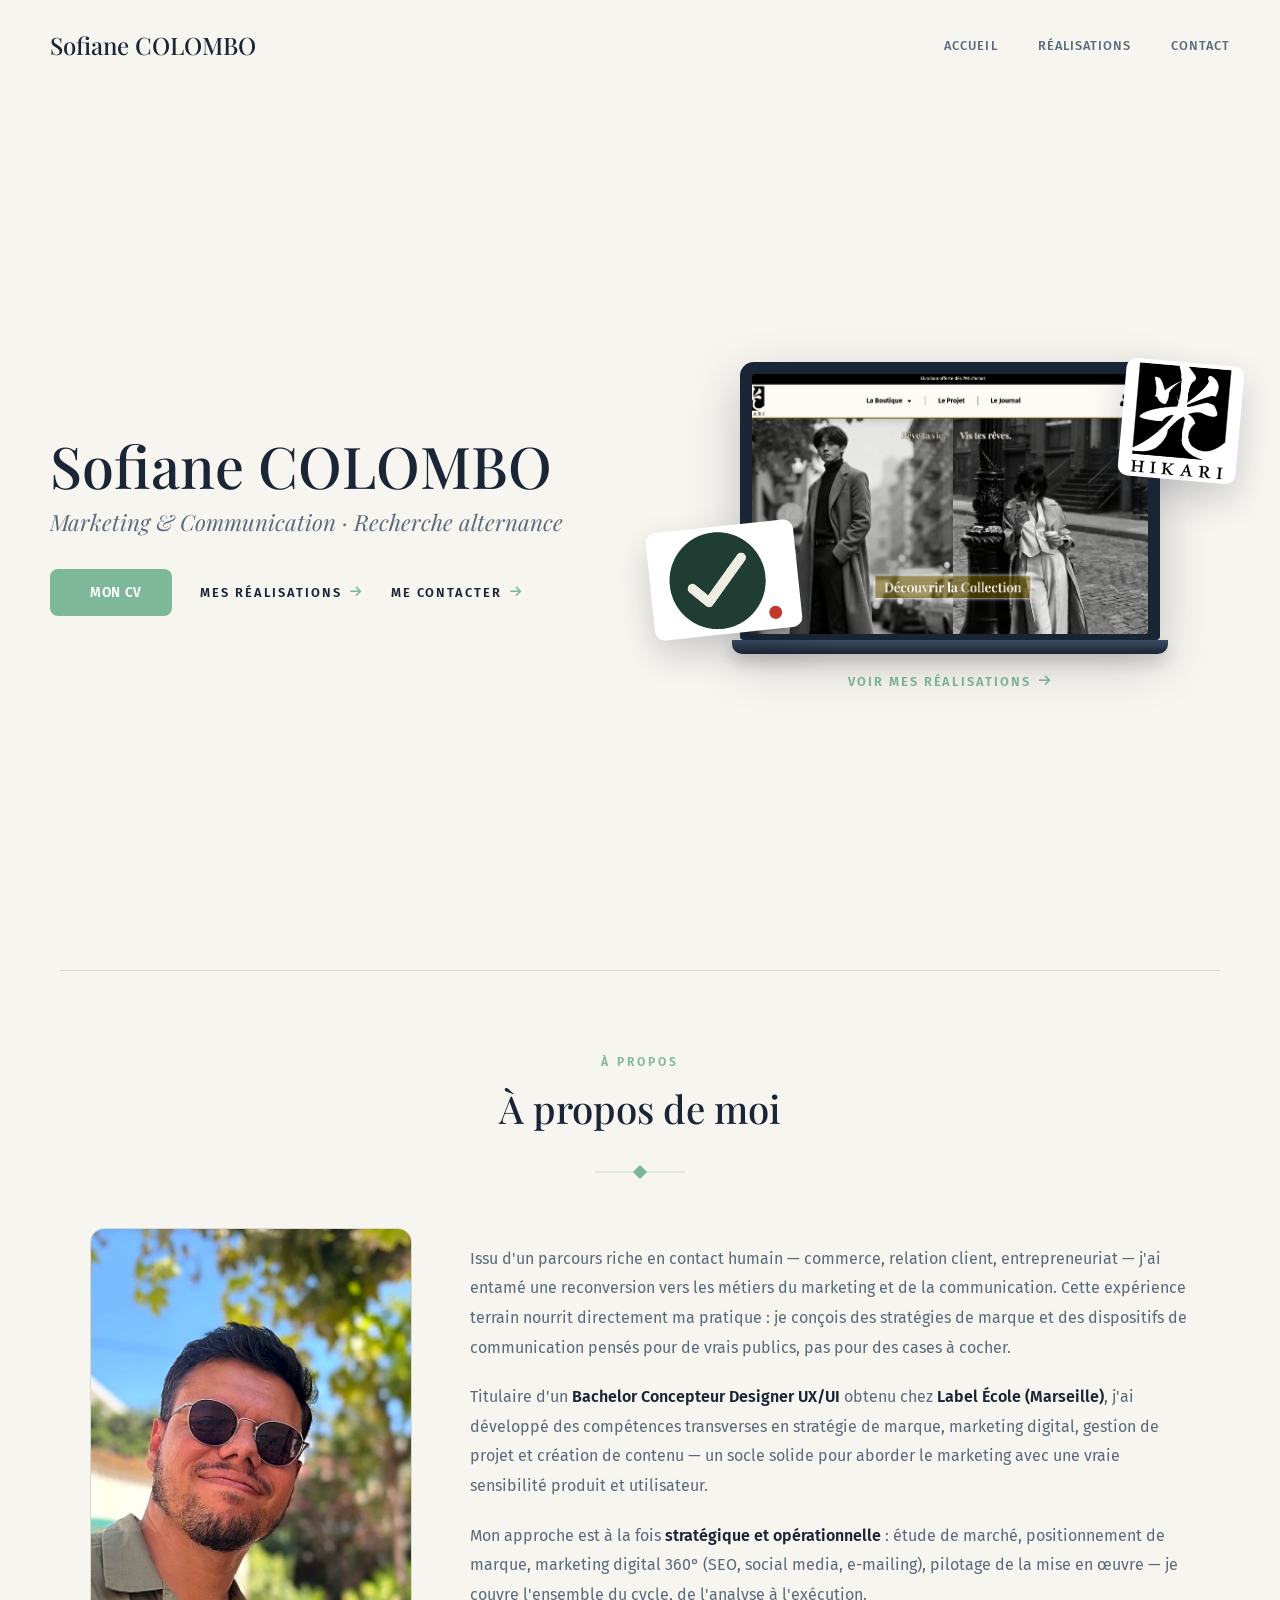
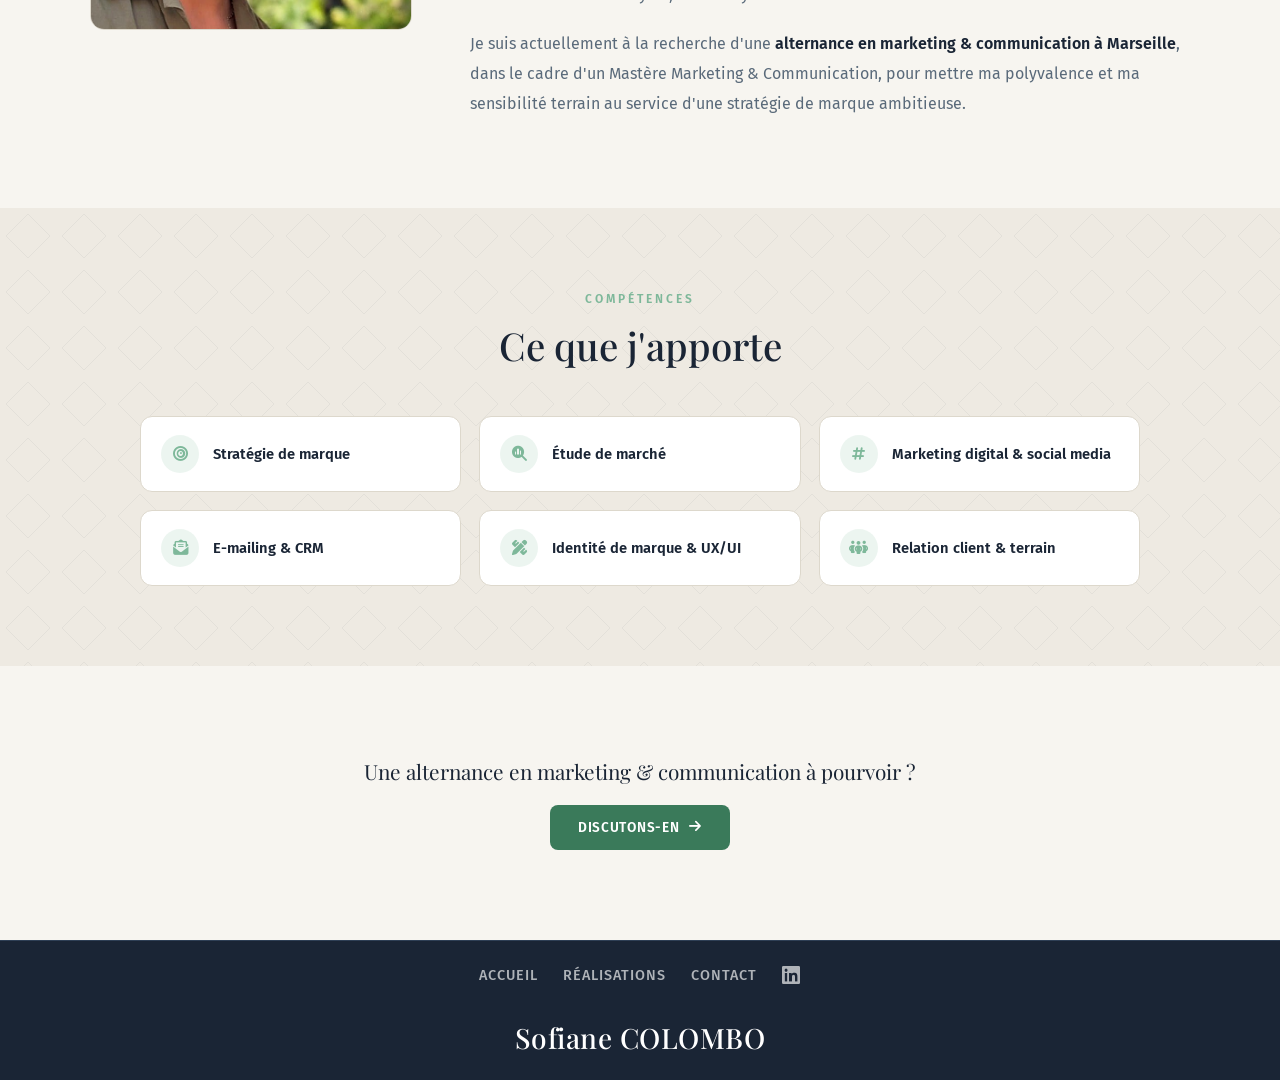
<file: index.html>
<!DOCTYPE html>
<html lang="fr">
<head>
    <meta charset="UTF-8">
    <meta name="viewport" content="width=device-width, initial-scale=1.0">
    <meta name="description" content="Portfolio Marketing & Communication — Sofiane Colombo, Marseille">
    <title>Portfolio S. COLOMBO — Marketing & Communication</title>

    <link rel="icon" type="image/png" href="./asset/favicon-clb.png">

    <link rel="stylesheet" href="./style.css"/>
    <link rel="preconnect" href="https://fonts.googleapis.com">
    <link rel="preconnect" href="https://fonts.gstatic.com" crossorigin>
    <link href="https://fonts.googleapis.com/css2?family=Fira+Sans:wght@300;400;600&family=Playfair+Display:ital,wght@0,400;0,600;0,700;0,800;1,400&display=swap" rel="stylesheet">
    <link rel='stylesheet' href='https://cdn-uicons.flaticon.com/2.1.0/uicons-regular-rounded/css/uicons-regular-rounded.css'>
    <link rel='stylesheet' href='https://cdn-uicons.flaticon.com/2.1.0/uicons-brands/css/uicons-brands.css'>
    <link rel='stylesheet' href='https://cdn-uicons.flaticon.com/2.1.0/uicons-solid-straight/css/uicons-solid-straight.css'>
    <link rel='stylesheet' href='https://cdn-uicons.flaticon.com/2.1.0/uicons-thin-rounded/css/uicons-thin-rounded.css'>
    <link rel="stylesheet" href="https://cdnjs.cloudflare.com/ajax/libs/font-awesome/6.5.0/css/all.min.css">
</head>

<body>

    <header>
        <a href="./index.html" class="header-logo">
            Sofiane COLOMBO
        </a>
        <nav>
            <a href="./index.html">Accueil</a>
            <a href="./realisations.html">Réalisations</a>
            <a href="./page_contact.html">Contact</a>
        </nav>
    </header>

    <main>

        <!-- HERO -->
        <section id="home-hero">
            <div class="hero-text">
                <h1 class="hero-name">
                    Sofiane COLOMBO
                    <span class="hero-subtitle">Marketing &amp; Communication · Recherche alternance</span>
                </h1>
                <div class="hero-actions">
                    <a href="./asset/cv_sofiane_colombo_marketing_v3.pdf" target="_blank" class="hero-cta">
                        <i class="fi fi-ss-file-user"></i> Mon CV
                    </a>
                    <a href="./realisations.html" class="hero-below-link">
                        Mes réalisations <i class="fa-solid fa-arrow-right"></i>
                    </a>
                    <a href="./page_contact.html" class="hero-below-link">
                        Me contacter <i class="fa-solid fa-arrow-right"></i>
                    </a>
                </div>
            </div>

            <div class="hero-visual-col">
                <div class="hero-visual">
                    <a href="./realisations.html" class="laptop-link" aria-label="Voir mes réalisations">
                        <div class="laptop-mockup">
                            <div class="laptop-screen">
                                <div class="screen-carousel">
                                    <div class="screen-track">
                                        <img src="./asset/accueil-hikari.png" alt="Page d'accueil du site HIKARI" class="screen-slide">
                                        <img src="./asset/moaki-accueil.png" alt="Page d'accueil du site Moaki la Fée" class="screen-slide">
                                        <img src="./asset/mon-brevet-accueil.png" alt="Page d'accueil de l'application Mon Brevet" class="screen-slide">
                                    </div>
                                </div>
                            </div>
                            <div class="laptop-base"></div>
                        </div>
                    </a>
                    <img src="./asset/mon-brevet-card.png" alt="Logo Mon Brevet" class="floating-card floating-card--1">
                    <img src="./asset/hikari-logo.png" alt="Logo HIKARI" class="floating-card floating-card--2">
                </div>

                <a href="./travail.html" class="hero-below-link">
        Voir mes réalisations <i class="fa-solid fa-arrow-right"></i>
                </a>
            </div>

           
        </section>

        <!-- À PROPOS -->
        <section id="home-about">
            <div class="about-head">
                <span class="eyebrow">À propos</span>
                <h2>À propos de moi</h2>
                <div class="intro-divider"></div>
            </div>

            <div class="about-story-grid">
                <div class="about-portrait">
                    <div class="about-portrait-frame">
                        <img src="./asset/portrait.jpg" alt="Sofiane Colombo" onerror="this.parentElement.classList.add('no-image')">
                    </div>
                </div>
                <div class="about-text">
                    <p>
                        Issu d'un parcours riche en contact humain — commerce, relation client, entrepreneuriat — j'ai entamé une reconversion vers les métiers du marketing et de la communication. Cette expérience terrain nourrit directement ma pratique : je conçois des stratégies de marque et des dispositifs de communication pensés pour de vrais publics, pas pour des cases à cocher.
                    </p>
                    <p>
                        Titulaire d'un <strong>Bachelor Concepteur Designer UX/UI</strong> obtenu chez
                        <strong>Label École (Marseille)</strong>, j'ai développé des compétences transverses en stratégie de marque, marketing digital, gestion de projet et création de contenu — un socle solide pour aborder le marketing avec une vraie sensibilité produit et utilisateur.
                    </p>
                    <p>
                        Mon approche est à la fois <strong>stratégique et opérationnelle</strong> : étude de marché, positionnement de marque, marketing digital 360° (SEO, social media, e-mailing), pilotage de la mise en œuvre — je couvre l'ensemble du cycle, de l'analyse à l'exécution.
                    </p>
                    <p>
                        Je suis actuellement à la recherche d'une <strong>alternance en marketing &amp; communication à Marseille</strong>, dans le cadre d'un Mastère Marketing &amp; Communication, pour mettre ma polyvalence et ma sensibilité terrain au service d'une stratégie de marque ambitieuse.
                    </p>
                </div>
            </div>
        </section>

        <!-- COMPÉTENCES -->
        <section id="home-skills">
            <span class="eyebrow">Compétences</span>
            <h2>Ce que j'apporte</h2>

            <div class="skills-grid">
                <div class="skill-item"><i class="fa-solid fa-bullseye"></i> Stratégie de marque</div>
                <div class="skill-item"><i class="fa-solid fa-magnifying-glass-chart"></i> Étude de marché</div>
                <div class="skill-item"><i class="fa-solid fa-hashtag"></i> Marketing digital &amp; social media</div>
                <div class="skill-item"><i class="fa-solid fa-envelope-open-text"></i> E-mailing &amp; CRM</div>
                <div class="skill-item"><i class="fa-solid fa-pen-ruler"></i> Identité de marque &amp; UX/UI</div>
                <div class="skill-item"><i class="fa-solid fa-people-group"></i> Relation client &amp; terrain</div>
            </div>
        </section>

        <!-- CTA -->
        <section id="home-cta">
            <p class="bottom-cta-text">Une alternance en marketing &amp; communication à pourvoir ?</p>
            <a href="./page_contact.html" class="bottom-cta-button">
                Discutons-en <i class="fa-solid fa-arrow-right"></i>
            </a>
        </section>

    </main>

    <footer>

        <div class="footer-links">
            <a href="./index.html">Accueil</a>
            <a href="./realisations.html">Réalisations</a>
            <a href="./page_contact.html">Contact</a>
            <a href="https://www.linkedin.com/in/sofiane-colombo-744582396/" target="_blank" aria-label="LinkedIn">
                <i class="fa-brands fa-linkedin"></i>
            </a>
        </div>

        <a href="./index.html" class="footer-logo">
            Sofiane COLOMBO
        </a>

    </footer>

    <script>
        const track = document.querySelector('.screen-track');
        const slideCount = document.querySelectorAll('.screen-slide').length;
        const reduceMotion = window.matchMedia('(prefers-reduced-motion: reduce)').matches;
        let currentSlide = 0;

        if (slideCount > 1 && !reduceMotion) {
            setInterval(() => {
                currentSlide = (currentSlide + 1) % slideCount;
                track.style.transform = `translateX(-${currentSlide * 100}%)`;
            }, 3000);
        }
    </script>

</body>
</html>
</file>
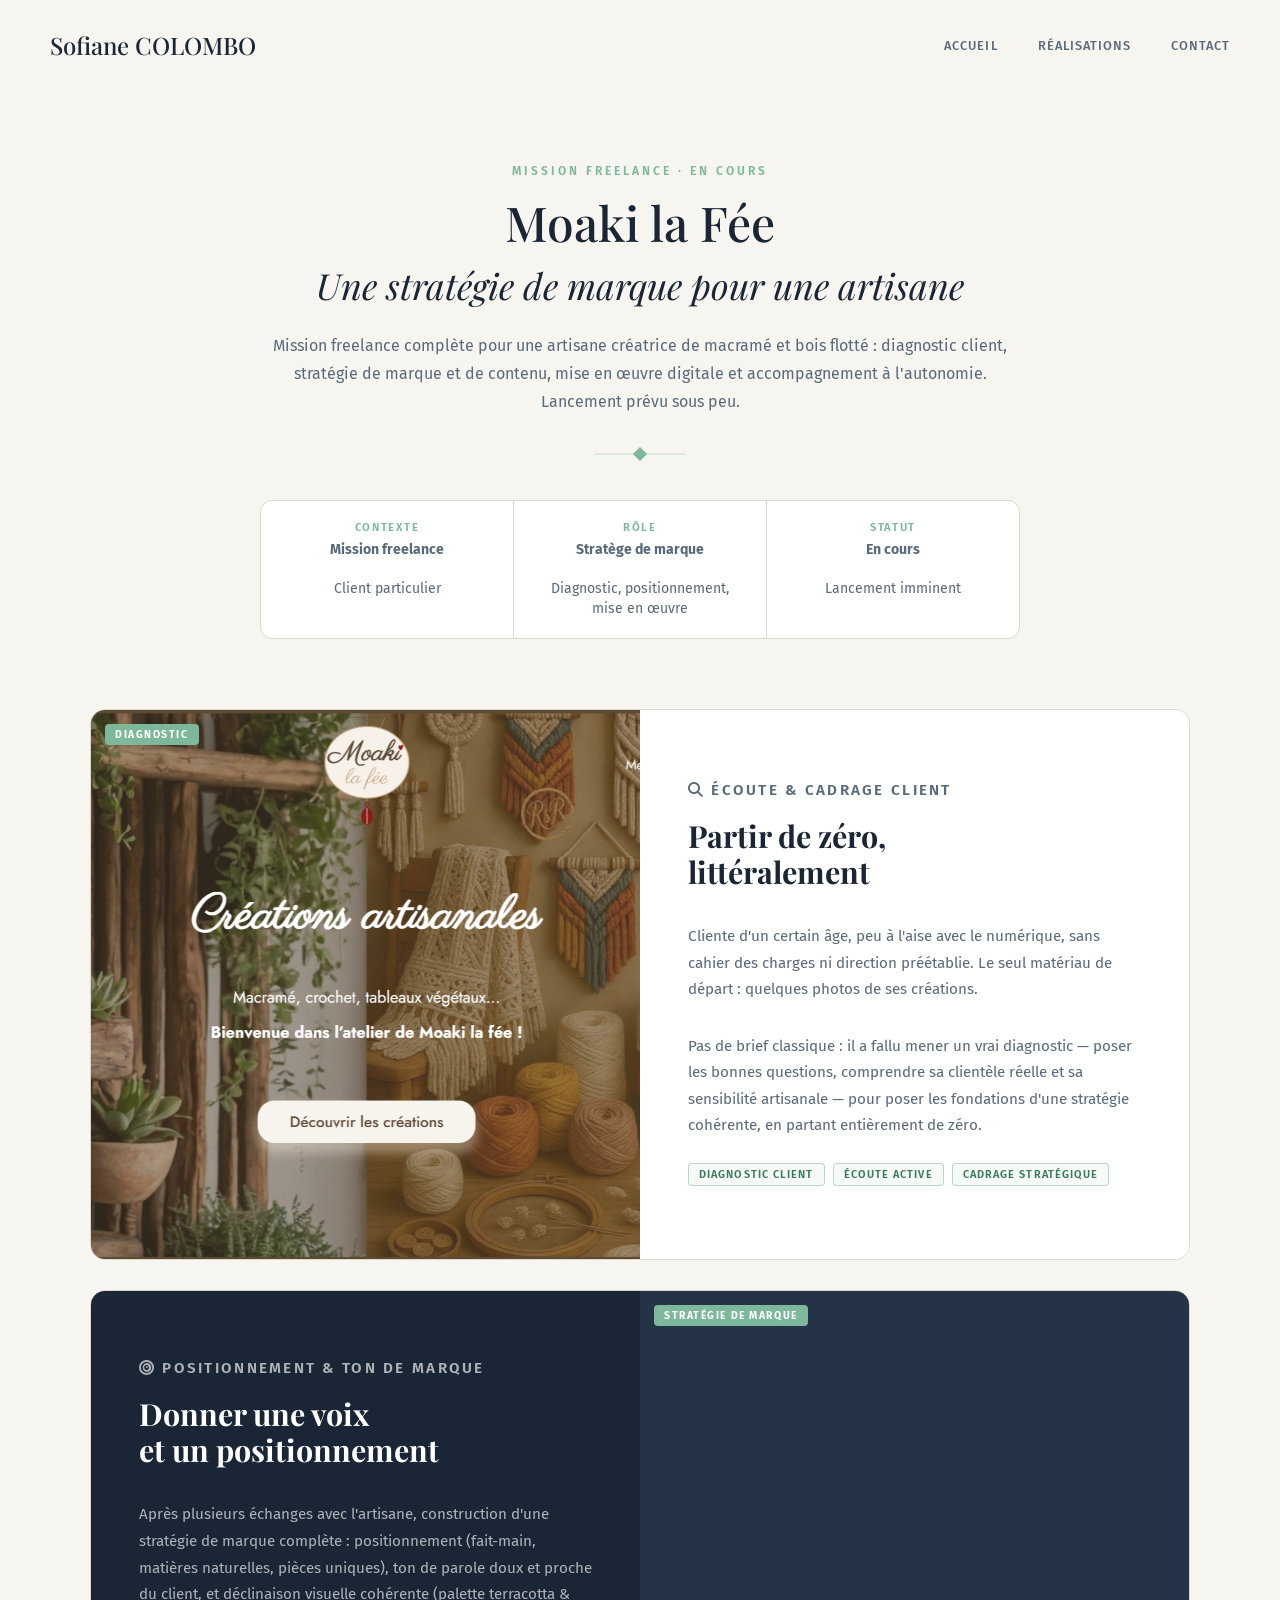
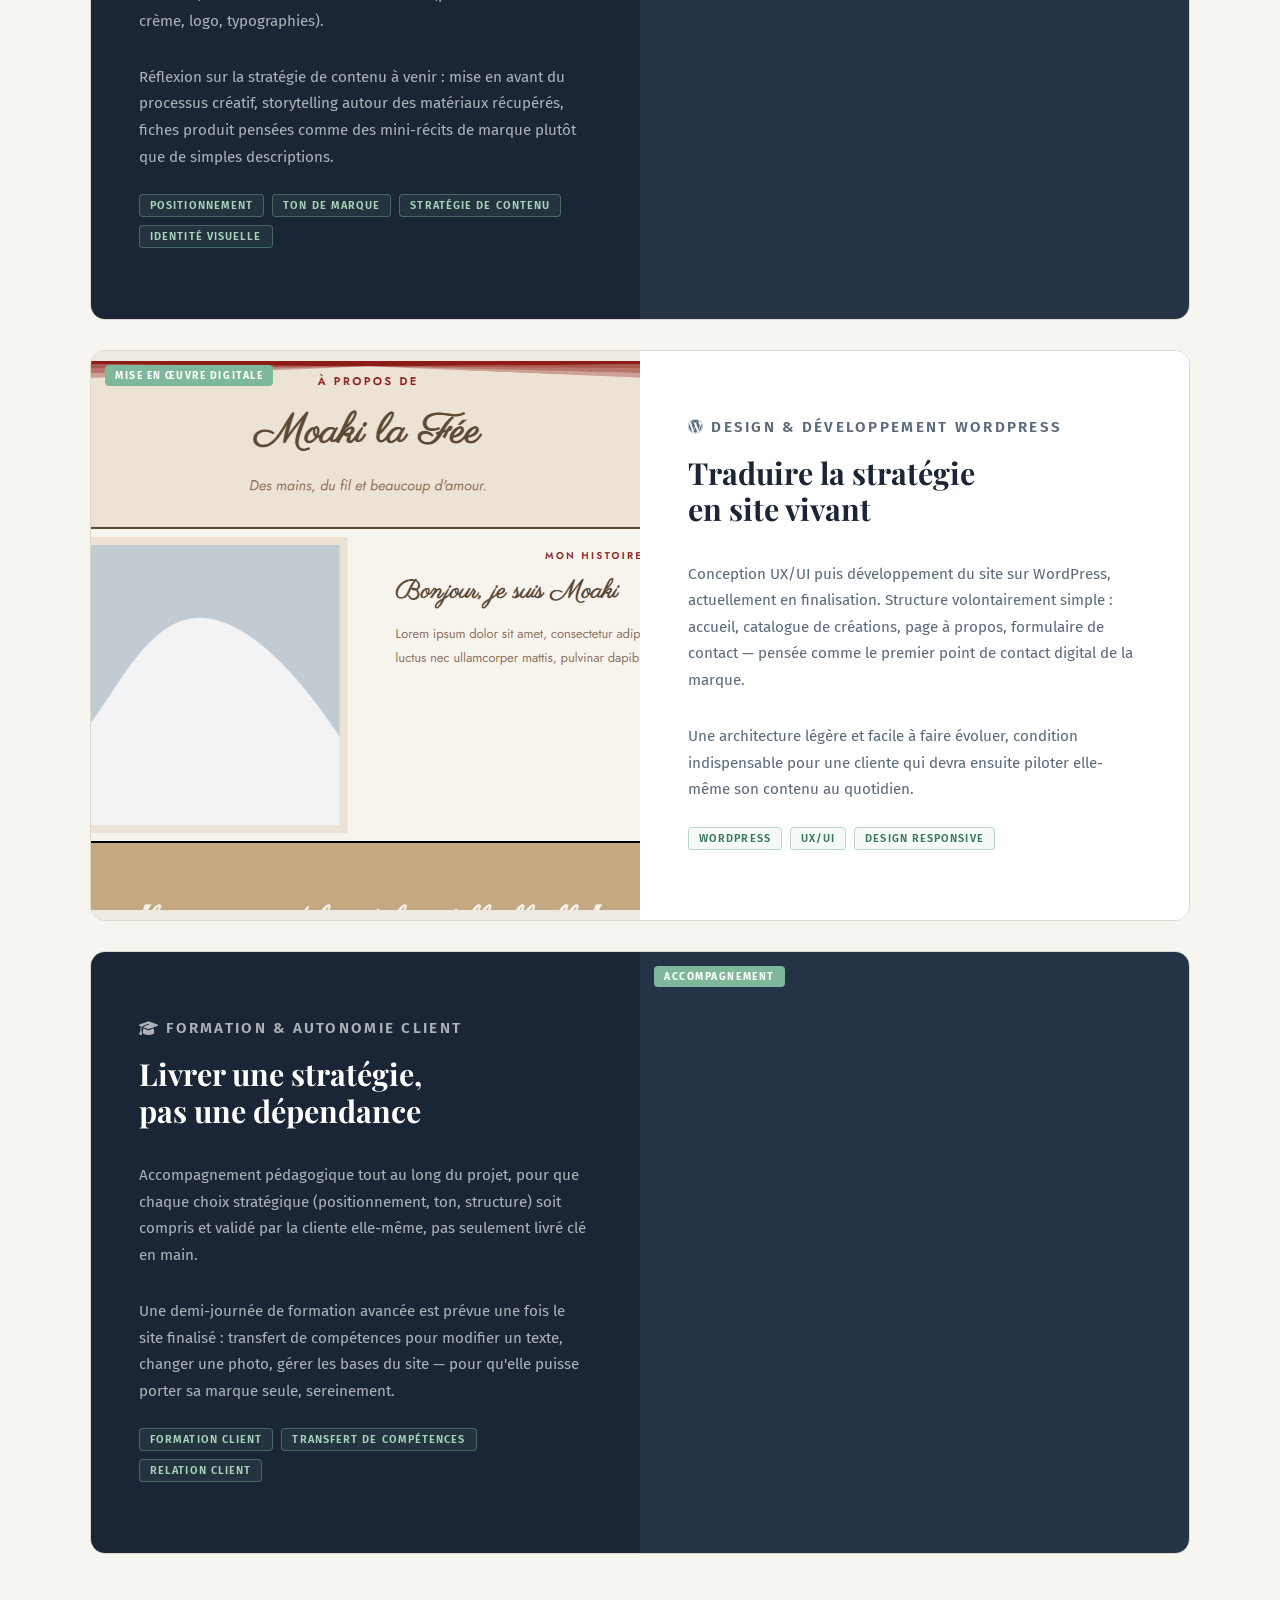
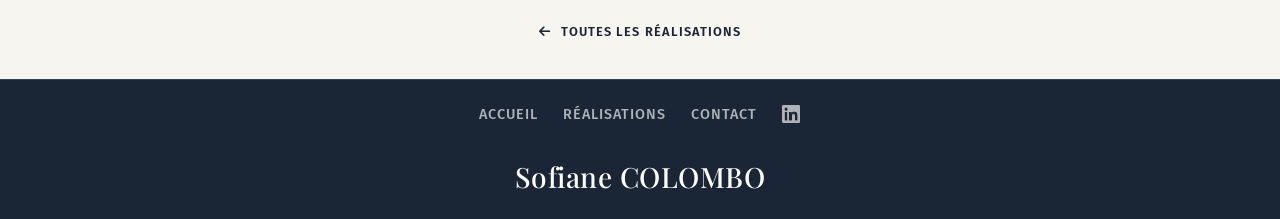
<file: moaki.html>
<!DOCTYPE html>
<html lang="fr">
<head>
    <meta charset="UTF-8">
    <meta name="viewport" content="width=device-width, initial-scale=1.0">
    <meta name="description" content="Moaki la Fée — Sofiane Colombo, Marketing & Communication">
    <title>Moaki la Fée — S. COLOMBO</title>

    <link rel="icon" type="image/png" href="./asset/favicon-clb.png">

    <link rel="stylesheet" href="./style.css"/>
    <link rel="preconnect" href="https://fonts.googleapis.com">
    <link rel="preconnect" href="https://fonts.gstatic.com" crossorigin>
    <link href="https://fonts.googleapis.com/css2?family=Fira+Sans:wght@300;400;600&family=Playfair+Display:ital,wght@0,400;0,600;0,700;0,800;1,400&display=swap" rel="stylesheet">
    <link rel='stylesheet' href='https://cdn-uicons.flaticon.com/2.1.0/uicons-regular-rounded/css/uicons-regular-rounded.css'>
    <link rel='stylesheet' href='https://cdn-uicons.flaticon.com/2.1.0/uicons-brands/css/uicons-brands.css'>
    <link rel='stylesheet' href='https://cdn-uicons.flaticon.com/2.1.0/uicons-solid-straight/css/uicons-solid-straight.css'>
    <link rel='stylesheet' href='https://cdn-uicons.flaticon.com/2.1.0/uicons-thin-rounded/css/uicons-thin-rounded.css'>
    <link rel="stylesheet" href="https://cdnjs.cloudflare.com/ajax/libs/font-awesome/6.5.0/css/all.min.css">
</head>

<body>

    <header>
        <a href="./index.html" class="header-logo">
            Sofiane COLOMBO
        </a>
        <nav>
            <a href="./index.html">Accueil</a>
            <a href="./realisations.html">Réalisations</a>
            <a href="./page_contact.html">Contact</a>
        </nav>
    </header>

    <main>

        <section id="real-intro">
            <span class="eyebrow">Mission freelance · En cours</span>
            <h1>Moaki la Fée<br><em style="font-weight:400; font-size:0.75em;">Une stratégie de marque pour une artisane</em></h1>
            <p class="intro-text">
                Mission freelance complète pour une artisane créatrice de macramé et bois flotté : diagnostic client, stratégie de marque et de contenu, mise en œuvre digitale et accompagnement à l'autonomie. Lancement prévu sous peu.
            </p>
            <div class="intro-divider"></div>

            <div class="project-meta">
                <div class="meta-item">
                    <span class="meta-label">Contexte</span>
                    <span class="meta-value"><strong>Mission freelance</strong><br><br>Client particulier</span>
                </div>
                <div class="meta-item">
                    <span class="meta-label">Rôle</span>
                    <span class="meta-value"><strong>Stratège de marque</strong><br><br>Diagnostic, positionnement, mise en œuvre</span>
                </div>
                <div class="meta-item">
                    <span class="meta-label">Statut</span>
                    <span class="meta-value"><strong>En cours</strong><br><br>Lancement imminent</span>
                </div>
            </div>
        </section>

        <div id="real-projects">

            <!-- BLOC 1 — DIAGNOSTIC -->
            <article class="real-block">
                <div class="real-media">
                    <span class="media-badge">Diagnostic</span>
                    <img src="./asset/moaki-accueil.png" alt="Page d'accueil du site Moaki la Fée" loading="lazy">
                </div>
                <div class="real-content">
                    <p class="real-tag"><i class="fa-solid fa-magnifying-glass"></i> Écoute & cadrage client</p>
                    <h2>Partir de zéro,<br>littéralement</h2>
                    <p>
                        Cliente d'un certain âge, peu à l'aise avec le numérique, sans cahier des charges ni direction préétablie. Le seul matériau de départ : quelques photos de ses créations.
                    </p>
                    <p>
                        Pas de brief classique : il a fallu mener un vrai diagnostic — poser les bonnes questions, comprendre sa clientèle réelle et sa sensibilité artisanale — pour poser les fondations d'une stratégie cohérente, en partant entièrement de zéro.
                    </p>
                    <div class="real-skills">
                        <span>Diagnostic client</span>
                        <span>Écoute active</span>
                        <span>Cadrage stratégique</span>
                    </div>
                </div>
            </article>

            <!-- BLOC 2 — STRATÉGIE DE MARQUE & DE CONTENU -->
            <article class="real-block real-block--alt">
                <div class="real-media">
                    <span class="media-badge">Stratégie de marque</span>
                    <video autoplay muted loop playsinline>
                        <source src="./asset/moaki-produit.mp4" type="video/mp4">
                    </video>
                </div>
                <div class="real-content real-content--light">
                    <p class="real-tag"><i class="fa-solid fa-bullseye"></i> Positionnement & ton de marque</p>
                    <h2>Donner une voix<br>et un positionnement</h2>
                    <p>
                        Après plusieurs échanges avec l'artisane, construction d'une stratégie de marque complète : positionnement (fait-main, matières naturelles, pièces uniques), ton de parole doux et proche du client, et déclinaison visuelle cohérente (palette terracotta &amp; crème, logo, typographies).
                    </p>
                    <p>
                        Réflexion sur la stratégie de contenu à venir : mise en avant du processus créatif, storytelling autour des matériaux récupérés, fiches produit pensées comme des mini-récits de marque plutôt que de simples descriptions.
                    </p>
                    <div class="real-skills real-skills--dark">
                        <span>Positionnement</span>
                        <span>Ton de marque</span>
                        <span>Stratégie de contenu</span>
                        <span>Identité visuelle</span>
                    </div>
                </div>
            </article>

            <!-- BLOC 3 — MISE EN ŒUVRE DIGITALE & DESIGN -->
            <article class="real-block">
                <div class="real-media">
                    <span class="media-badge">Mise en œuvre digitale</span>
                    <img src="./asset/moaki-apropos.png" alt="Page À propos en cours de développement" loading="lazy">
                </div>
                <div class="real-content">
                    <p class="real-tag"><i class="fa-brands fa-wordpress"></i> Design & développement WordPress</p>
                    <h2>Traduire la stratégie<br>en site vivant</h2>
                    <p>
                        Conception UX/UI puis développement du site sur WordPress, actuellement en finalisation. Structure volontairement simple : accueil, catalogue de créations, page à propos, formulaire de contact — pensée comme le premier point de contact digital de la marque.
                    </p>
                    <p>
                        Une architecture légère et facile à faire évoluer, condition indispensable pour une cliente qui devra ensuite piloter elle-même son contenu au quotidien.
                    </p>
                    <div class="real-skills">
                        <span>WordPress</span>
                        <span>UX/UI</span>
                        <span>Design responsive</span>
                    </div>
                </div>
            </article>

            <!-- BLOC 4 — ACCOMPAGNEMENT -->
            <article class="real-block real-block--alt">
                <div class="real-media">
                    <span class="media-badge">Accompagnement</span>
                    <video autoplay muted loop playsinline>
                        <source src="./asset/moaki-contact.mp4" type="video/mp4">
                    </video>
                </div>
                <div class="real-content real-content--light">
                    <p class="real-tag"><i class="fa-solid fa-graduation-cap"></i> Formation & autonomie client</p>
                    <h2>Livrer une stratégie,<br>pas une dépendance</h2>
                    <p>
                        Accompagnement pédagogique tout au long du projet, pour que chaque choix stratégique (positionnement, ton, structure) soit compris et validé par la cliente elle-même, pas seulement livré clé en main.
                    </p>
                    <p>
                        Une demi-journée de formation avancée est prévue une fois le site finalisé : transfert de compétences pour modifier un texte, changer une photo, gérer les bases du site — pour qu'elle puisse porter sa marque seule, sereinement.
                    </p>
                    <div class="real-skills real-skills--dark">
                        <span>Formation client</span>
                        <span>Transfert de compétences</span>
                        <span>Relation client</span>
                    </div>
                </div>
            </article>

        </div>

        <a href="realisations.html" class="detail-back">
            <i class="fa-solid fa-arrow-left"></i> Toutes les réalisations
        </a>

    </main>

    <footer>

        <div class="footer-links">
            <a href="./index.html">Accueil</a>
            <a href="./realisations.html">Réalisations</a>
            <a href="./page_contact.html">Contact</a>
            <a href="https://www.linkedin.com/in/sofiane-colombo-744582396/" target="_blank" aria-label="LinkedIn">
                <i class="fa-brands fa-linkedin"></i>
            </a>
        </div>

        <a href="./index.html" class="footer-logo">
            Sofiane COLOMBO
        </a>

    </footer>

    <script>
        const blocks = document.querySelectorAll('.real-block');
        const observer = new IntersectionObserver((entries) => {
            entries.forEach(entry => {
                if (entry.isIntersecting) entry.target.classList.add('visible');
            });
        }, { threshold: 0.1 });
        blocks.forEach(block => observer.observe(block));
    </script>

</body>
</html>
</file>
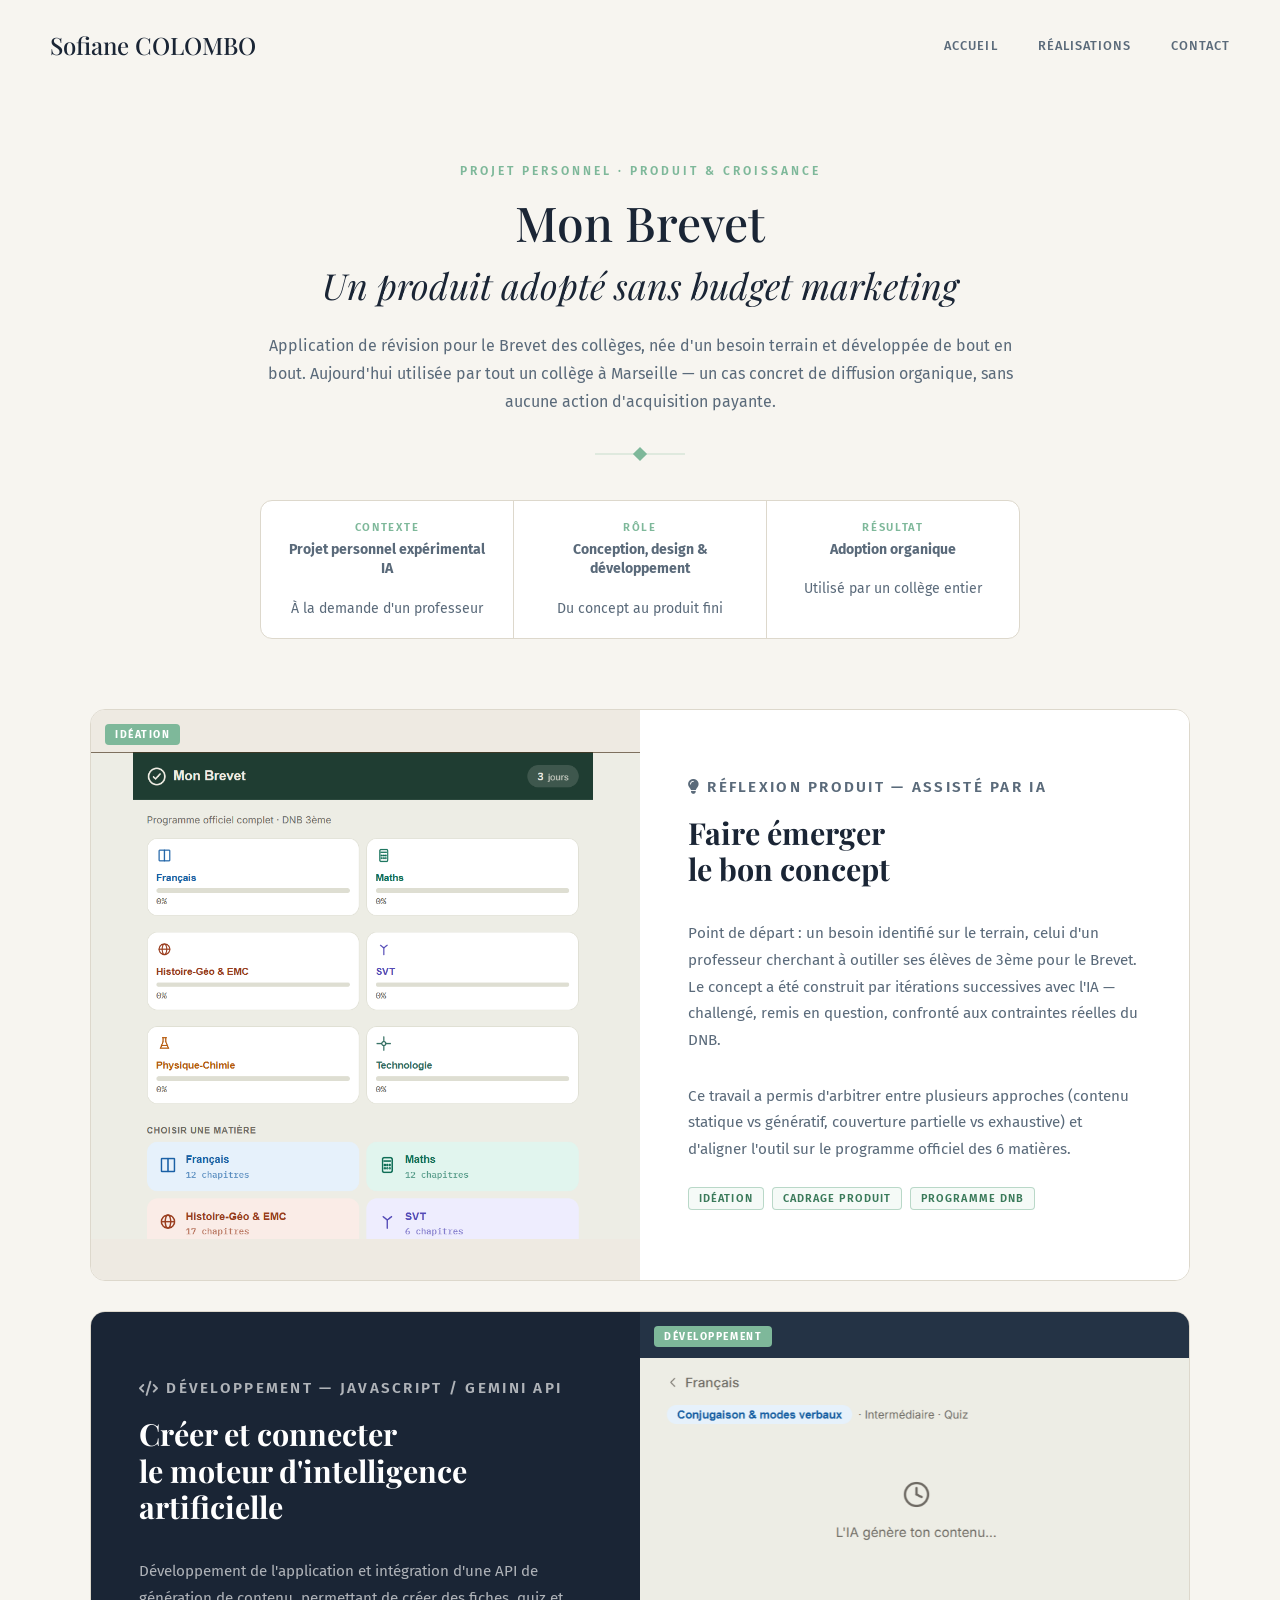
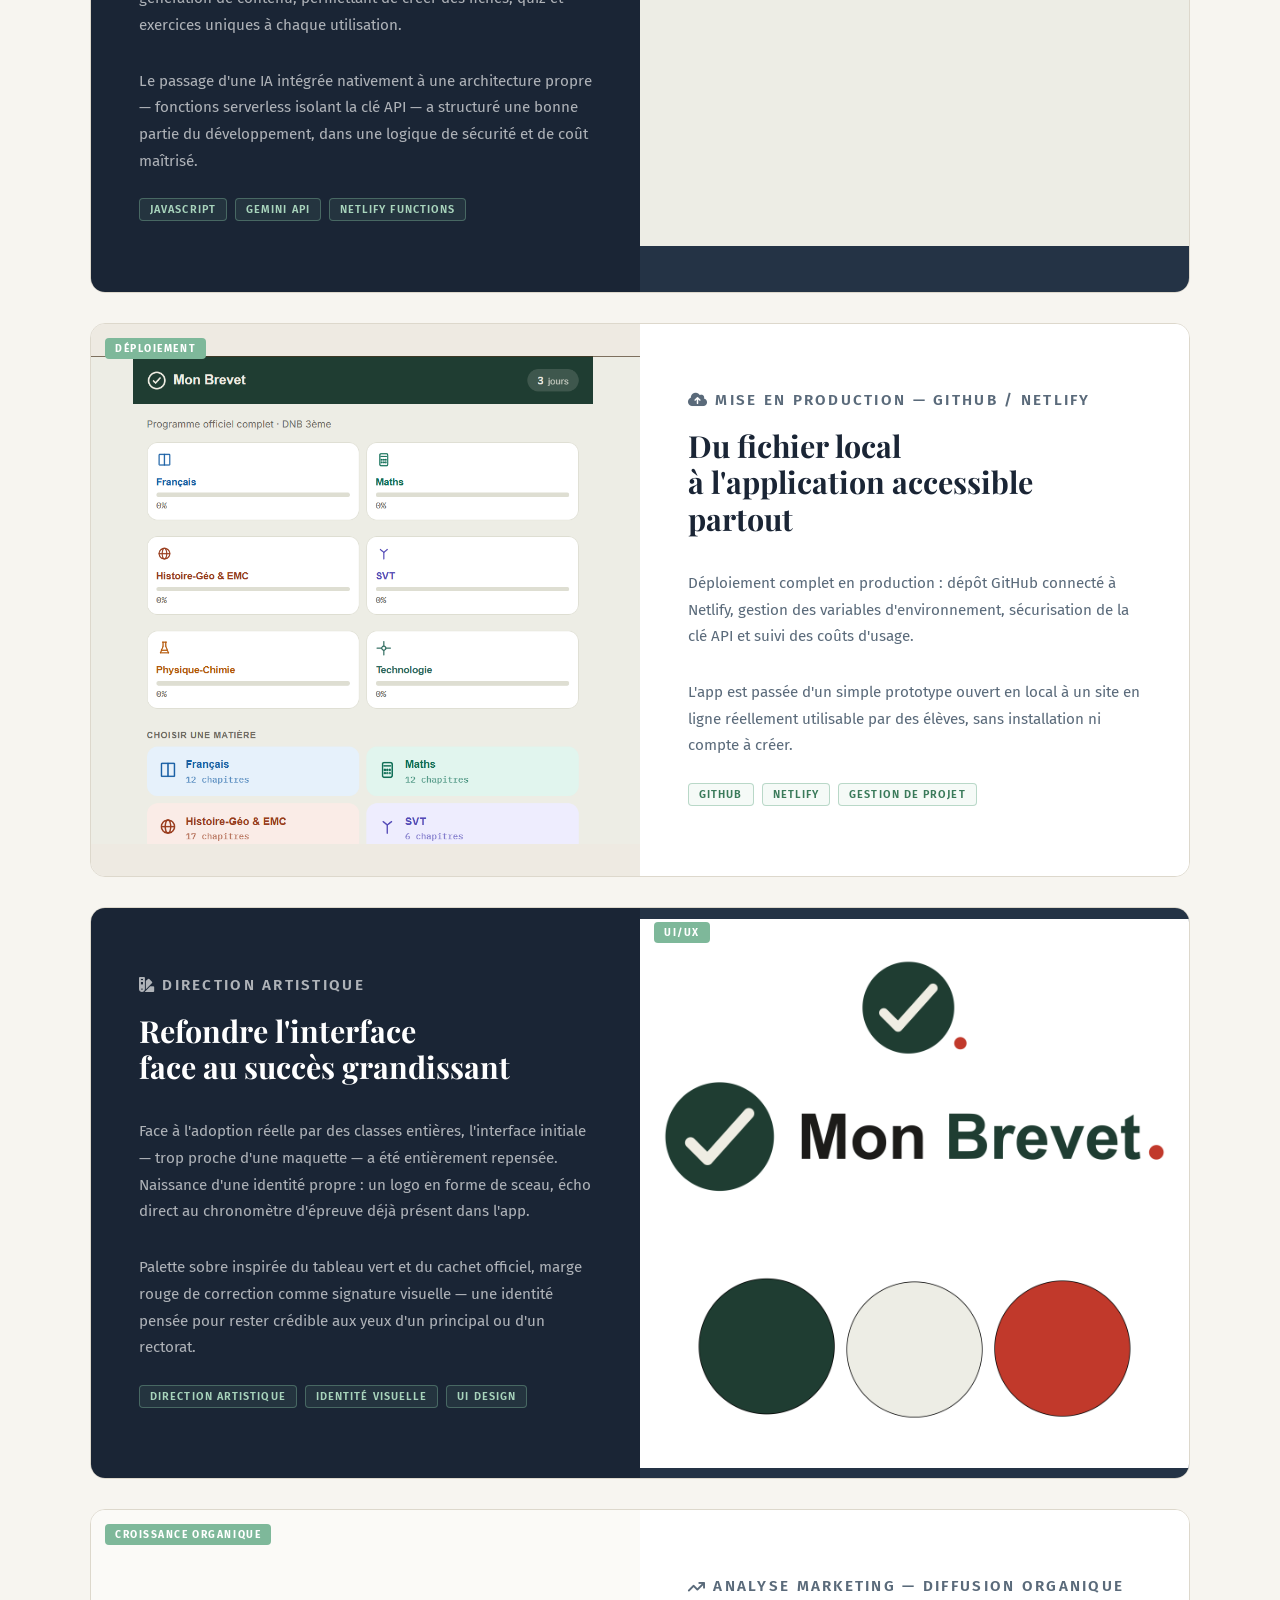
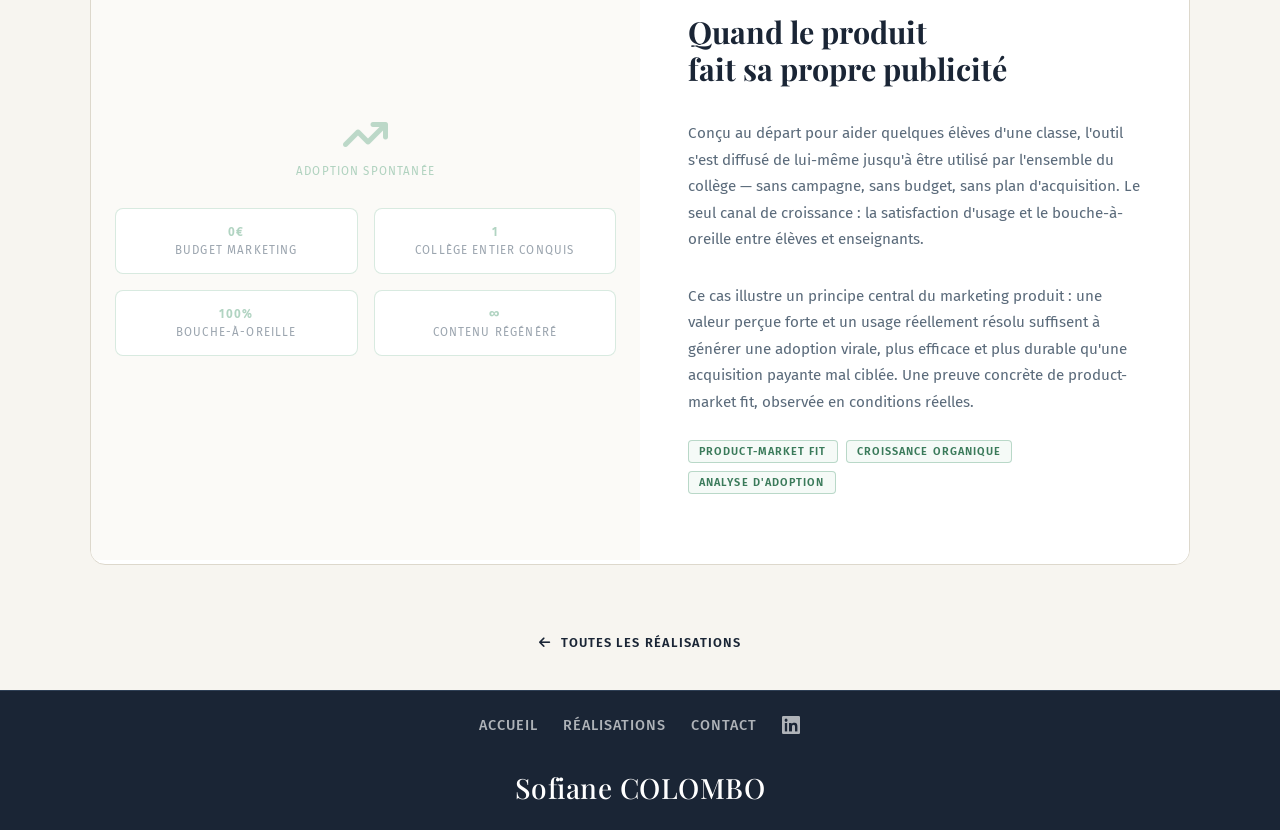
<file: mon-brevet.html>
<!DOCTYPE html>
<html lang="fr">
<head>
    <meta charset="UTF-8">
    <meta name="viewport" content="width=device-width, initial-scale=1.0">
    <meta name="description" content="Mon Brevet — Sofiane Colombo, Marketing & Communication">
    <title>Mon Brevet — S. COLOMBO</title>

    <link rel="icon" type="image/png" href="./asset/favicon-clb.png">

    <link rel="stylesheet" href="./style.css"/>
    <link rel="preconnect" href="https://fonts.googleapis.com">
    <link rel="preconnect" href="https://fonts.gstatic.com" crossorigin>
    <link href="https://fonts.googleapis.com/css2?family=Fira+Sans:wght@300;400;600&family=Playfair+Display:ital,wght@0,400;0,600;0,700;0,800;1,400&display=swap" rel="stylesheet">
    <link rel='stylesheet' href='https://cdn-uicons.flaticon.com/2.1.0/uicons-regular-rounded/css/uicons-regular-rounded.css'>
    <link rel='stylesheet' href='https://cdn-uicons.flaticon.com/2.1.0/uicons-brands/css/uicons-brands.css'>
    <link rel='stylesheet' href='https://cdn-uicons.flaticon.com/2.1.0/uicons-solid-straight/css/uicons-solid-straight.css'>
    <link rel='stylesheet' href='https://cdn-uicons.flaticon.com/2.1.0/uicons-thin-rounded/css/uicons-thin-rounded.css'>
    <link rel="stylesheet" href="https://cdnjs.cloudflare.com/ajax/libs/font-awesome/6.5.0/css/all.min.css">
</head>

<body>

    <header>
        <a href="./index.html" class="header-logo">
            Sofiane COLOMBO
        </a>
        <nav>
            <a href="./index.html">Accueil</a>
            <a href="./realisations.html">Réalisations</a>
            <a href="./page_contact.html">Contact</a>
        </nav>
    </header>

    <main>

        <section id="real-intro">
            <span class="eyebrow">Projet personnel · Produit & croissance</span>
            <h1>Mon Brevet<br><em style="font-weight:400; font-size:0.75em;">Un produit adopté sans budget marketing</em></h1>
            <p class="intro-text">
                Application de révision pour le Brevet des collèges, née d'un besoin terrain et développée de bout en bout. Aujourd'hui utilisée par tout un collège à Marseille — un cas concret de diffusion organique, sans aucune action d'acquisition payante.
            </p>
            <div class="intro-divider"></div>

            <div class="project-meta">
                <div class="meta-item">
                    <span class="meta-label">Contexte</span>
                    <span class="meta-value"><strong>Projet personnel expérimental IA</strong><br><br>À la demande d'un professeur</span>
                </div>
                <div class="meta-item">
                    <span class="meta-label">Rôle</span>
                    <span class="meta-value"><strong>Conception, design & développement</strong><br><br>Du concept au produit fini</span>
                </div>
                <div class="meta-item">
                    <span class="meta-label">Résultat</span>
                    <span class="meta-value"><strong>Adoption organique</strong><br><br>Utilisé par un collège entier</span>
                </div>
            </div>
        </section>

        <div id="real-projects">

            <!-- BLOC 1 — Idéation -->
            <article class="real-block">
                <div class="real-media">
                    <span class="media-badge">Idéation</span>
                    <img src="./asset/mon-brevet-accueil.png" alt="Page d'accueil de l'application Mon Brevet" loading="lazy">
                </div>
                <div class="real-content">
                    <p class="real-tag"><i class="fa-solid fa-lightbulb"></i> Réflexion produit — Assisté par IA</p>
                    <h2>Faire émerger<br>le bon concept</h2>
                    <p>
                        Point de départ : un besoin identifié sur le terrain, celui d'un professeur cherchant à outiller ses élèves de 3ème pour le Brevet. Le concept a été construit par itérations successives avec l'IA — challengé, remis en question, confronté aux contraintes réelles du DNB.
                    </p>
                    <p>
                        Ce travail a permis d'arbitrer entre plusieurs approches (contenu statique vs génératif, couverture partielle vs exhaustive) et d'aligner l'outil sur le programme officiel des 6 matières.
                    </p>
                    <div class="real-skills">
                        <span>Idéation</span>
                        <span>Cadrage produit</span>
                        <span>Programme DNB</span>
                    </div>
                </div>
            </article>

            <!-- BLOC 2 — Développement -->
            <article class="real-block real-block--alt">
                <div class="real-media">
                    <span class="media-badge">Développement</span>
                    <img src="./asset/mon-brevet-generation.png" alt="Écran de génération de contenu par l'IA" loading="lazy">
                </div>
                <div class="real-content real-content--light">
                    <p class="real-tag"><i class="fa-solid fa-code"></i> Développement — JavaScript / Gemini API</p>
                    <h2>Créer et connecter<br>le moteur d'intelligence artificielle</h2>
                    <p>
                        Développement de l'application et intégration d'une API de génération de contenu, permettant de créer des fiches, quiz et exercices uniques à chaque utilisation.
                    </p>
                    <p>
                        Le passage d'une IA intégrée nativement à une architecture propre — fonctions serverless isolant la clé API — a structuré une bonne partie du développement, dans une logique de sécurité et de coût maîtrisé.
                    </p>
                    <div class="real-skills real-skills--dark">
                        <span>JavaScript</span>
                        <span>Gemini API</span>
                        <span>Netlify Functions</span>
                    </div>
                </div>
            </article>

            <!-- BLOC 3 — Déploiement -->
            <article class="real-block">
                <div class="real-media">
                    <span class="media-badge">Déploiement</span>
                    <img src="./asset/mon-brevet-accueil.png" alt="Application Mon Brevet en production" loading="lazy">
                </div>
                <div class="real-content">
                    <p class="real-tag"><i class="fa-solid fa-cloud-arrow-up"></i> Mise en production — GitHub / Netlify</p>
                    <h2>Du fichier local<br>à l'application accessible partout</h2>
                    <p>
                        Déploiement complet en production : dépôt GitHub connecté à Netlify, gestion des variables d'environnement, sécurisation de la clé API et suivi des coûts d'usage.
                    </p>
                    <p>
                        L'app est passée d'un simple prototype ouvert en local à un site en ligne réellement utilisable par des élèves, sans installation ni compte à créer.
                    </p>
                    <div class="real-skills">
                        <span>GitHub</span>
                        <span>Netlify</span>
                        <span>Gestion de projet</span>
                    </div>
                </div>
            </article>

            <!-- BLOC 4 — Refonte UI/UX -->
            <article class="real-block real-block--alt">
                <div class="real-media">
                    <span class="media-badge">UI/UX</span>
                    <img src="./asset/mon-brevet-logo.png" alt="Logo Mon Brevet — sceau officiel" loading="lazy">
                </div>
                <div class="real-content real-content--light">
                    <p class="real-tag"><i class="fa-solid fa-swatchbook"></i> Direction artistique</p>
                    <h2>Refondre l'interface<br>face au succès grandissant</h2>
                    <p>
                        Face à l'adoption réelle par des classes entières, l'interface initiale — trop proche d'une maquette — a été entièrement repensée. Naissance d'une identité propre : un logo en forme de sceau, écho direct au chronomètre d'épreuve déjà présent dans l'app.
                    </p>
                    <p>
                        Palette sobre inspirée du tableau vert et du cachet officiel, marge rouge de correction comme signature visuelle — une identité pensée pour rester crédible aux yeux d'un principal ou d'un rectorat.
                    </p>
                    <div class="real-skills real-skills--dark">
                        <span>Direction artistique</span>
                        <span>Identité visuelle</span>
                        <span>UI design</span>
                    </div>
                </div>
            </article>

            <!-- BLOC 5 — CROISSANCE ORGANIQUE (nouveau) -->
            <article class="real-block">
                <div class="real-media">
                    <span class="media-badge">Croissance organique</span>
                    <div class="media-placeholder">
                        <i class="fa-solid fa-arrow-trend-up"></i>
                        <span>Adoption spontanée</span>
                        <div class="kpi-grid">
                            <div class="kpi-item"><span class="kpi-val">0€</span><span class="kpi-desc">budget marketing</span></div>
                            <div class="kpi-item"><span class="kpi-val">1</span><span class="kpi-desc">collège entier conquis</span></div>
                            <div class="kpi-item"><span class="kpi-val">100%</span><span class="kpi-desc">bouche-à-oreille</span></div>
                            <div class="kpi-item"><span class="kpi-val">∞</span><span class="kpi-desc">contenu régénéré</span></div>
                        </div>
                    </div>
                </div>
                <div class="real-content">
                    <p class="real-tag"><i class="fa-solid fa-arrow-trend-up"></i> Analyse marketing — Diffusion organique</p>
                    <h2>Quand le produit<br>fait sa propre publicité</h2>
                    <p>
                        Conçu au départ pour aider quelques élèves d'une classe, l'outil s'est diffusé de lui-même jusqu'à être utilisé par l'ensemble du collège — sans campagne, sans budget, sans plan d'acquisition. Le seul canal de croissance : la satisfaction d'usage et le bouche-à-oreille entre élèves et enseignants.
                    </p>
                    <p>
                        Ce cas illustre un principe central du marketing produit : une valeur perçue forte et un usage réellement résolu suffisent à générer une adoption virale, plus efficace et plus durable qu'une acquisition payante mal ciblée. Une preuve concrète de product-market fit, observée en conditions réelles.
                    </p>
                    <div class="real-skills">
                        <span>Product-market fit</span>
                        <span>Croissance organique</span>
                        <span>Analyse d'adoption</span>
                    </div>
                </div>
            </article>

        </div>

        <a href="realisations.html" class="detail-back">
            <i class="fa-solid fa-arrow-left"></i> Toutes les réalisations
        </a>

    </main>

    <footer>

        <div class="footer-links">
            <a href="./index.html">Accueil</a>
            <a href="./realisations.html">Réalisations</a>
            <a href="./page_contact.html">Contact</a>
            <a href="https://www.linkedin.com/in/sofiane-colombo-744582396/" target="_blank" aria-label="LinkedIn">
                <i class="fa-brands fa-linkedin"></i>
            </a>
        </div>

        <a href="./index.html" class="footer-logo">
            Sofiane COLOMBO
        </a>

    </footer>

    <script>
        const blocks = document.querySelectorAll('.real-block');
        const observer = new IntersectionObserver((entries) => {
            entries.forEach(entry => {
                if (entry.isIntersecting) entry.target.classList.add('visible');
            });
        }, { threshold: 0.1 });
        blocks.forEach(block => observer.observe(block));
    </script>

</body>
</html>
</file>
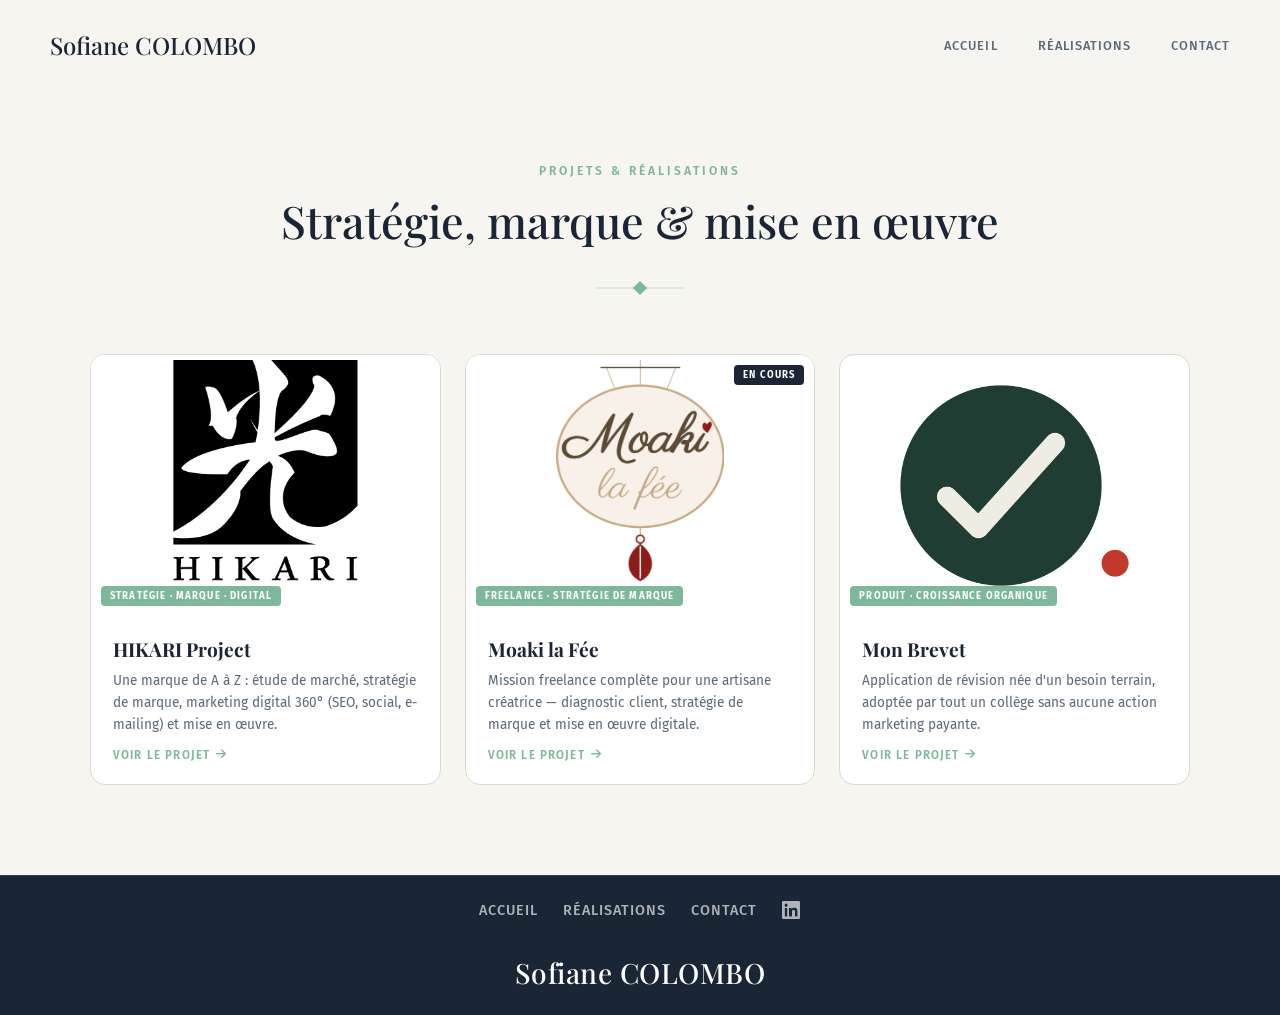
<file: realisations.html>
<!DOCTYPE html>
<html lang="fr">
<head>
    <meta charset="UTF-8">
    <meta name="viewport" content="width=device-width, initial-scale=1.0">
    <meta name="description" content="Réalisations — Sofiane Colombo, Marketing & Communication, Marseille">
    <title>Réalisations — S. COLOMBO</title>

    <link rel="icon" type="image/png" href="./asset/favicon-clb.png">

    <link rel="stylesheet" href="./style.css"/>
    <link rel="preconnect" href="https://fonts.googleapis.com">
    <link rel="preconnect" href="https://fonts.gstatic.com" crossorigin>
    <link href="https://fonts.googleapis.com/css2?family=Fira+Sans:wght@300;400;600&family=Playfair+Display:ital,wght@0,400;0,600;0,700;0,800;1,400&display=swap" rel="stylesheet">
    <link rel='stylesheet' href='https://cdn-uicons.flaticon.com/2.1.0/uicons-regular-rounded/css/uicons-regular-rounded.css'>
    <link rel='stylesheet' href='https://cdn-uicons.flaticon.com/2.1.0/uicons-brands/css/uicons-brands.css'>
    <link rel='stylesheet' href='https://cdn-uicons.flaticon.com/2.1.0/uicons-solid-straight/css/uicons-solid-straight.css'>
    <link rel='stylesheet' href='https://cdn-uicons.flaticon.com/2.1.0/uicons-thin-rounded/css/uicons-thin-rounded.css'>
    <link rel="stylesheet" href="https://cdnjs.cloudflare.com/ajax/libs/font-awesome/6.5.0/css/all.min.css">
</head>

<body>

    <header>
        <a href="./index.html" class="header-logo">
            Sofiane COLOMBO
        </a>
        <nav>
            <a href="./index.html">Accueil</a>
            <a href="./realisations.html">Réalisations</a>
            <a href="./page_contact.html">Contact</a>
        </nav>
    </header>

    <section id="hub-intro">
        <span class="eyebrow">Projets &amp; Réalisations</span>
        <h1>Stratégie, marque & mise en œuvre</h1>
        <div class="intro-divider"></div>
    </section>

    <main id="hub-grid">

        <!-- HIKARI -->
        <a href="hikari.html" class="hub-card">
            <div class="hub-card-media hub-card-media--logo">
                <img src="./asset/hikari-logo.png" alt="HIKARI Project" />
                <span class="hub-card-badge">Stratégie · Marque · Digital</span>
            </div>
            <div class="hub-card-content">
                <h2>HIKARI Project</h2>
                <p>Une marque de A à Z : étude de marché, stratégie de marque, marketing digital 360° (SEO, social, e-mailing) et mise en œuvre.</p>
                <span class="hub-card-link">Voir le projet <i class="fa-solid fa-arrow-right"></i></span>
            </div>
        </a>

        <!-- MOAKI LA FÉE -->
        <a href="moaki.html" class="hub-card">
            <div class="hub-card-media hub-card-media--logo">
                <img src="./asset/moaki-card.png" alt="Moaki la Fée" />
                <span class="hub-card-badge">Freelance · Stratégie de marque</span>
                <span class="hub-card-wip">En cours</span>
            </div>
            <div class="hub-card-content">
                <h2>Moaki la Fée</h2>
                <p>Mission freelance complète pour une artisane créatrice — diagnostic client, stratégie de marque et mise en œuvre digitale.</p>
                <span class="hub-card-link">Voir le projet <i class="fa-solid fa-arrow-right"></i></span>
            </div>
        </a>

        <!-- MON BREVET -->
        <a href="mon-brevet.html" class="hub-card">
            <div class="hub-card-media">
                <img src="./asset/mon-brevet-card.png" alt="Mon Brevet" />
                <span class="hub-card-badge">Produit · Croissance organique</span>
            </div>
            <div class="hub-card-content">
                <h2>Mon Brevet</h2>
                <p>Application de révision née d'un besoin terrain, adoptée par tout un collège sans aucune action marketing payante.</p>
                <span class="hub-card-link">Voir le projet <i class="fa-solid fa-arrow-right"></i></span>
            </div>
        </a>

    </main>

    <footer>

        <div class="footer-links">
            <a href="./index.html">Accueil</a>
            <a href="./realisations.html">Réalisations</a>
            <a href="./page_contact.html">Contact</a>
            <a href="https://www.linkedin.com/in/sofiane-colombo-744582396/" target="_blank" aria-label="LinkedIn">
                <i class="fa-brands fa-linkedin"></i>
            </a>
        </div>

        <a href="./index.html" class="footer-logo">
            Sofiane COLOMBO
        </a>

    </footer>

</body>
</html>
</file>
<file: style.css>
/* =============================================
   VARIABLES
   ============================================= */
:root {
    --ardoise: #1A2535;
    --ardoise-mid: #243345;
    --ardoise-light: #2E3F55;
    --sauge: #7EB89A;
    --sauge-light: #A8D4BC;
    --sauge-dim: rgba(126, 184, 154, 0.15);
    --blanc: #FFFFFF;
    --ivoire: #F7F5F0;
    --ivoire-mid: #EEEAE2;
    --texte: #1A2535;
    --texte-muted: #5A6A7A;
    --texte-light: rgba(255, 255, 255, 0.65);
}

/* =============================================
   BASE
   ============================================= */
body {
    margin: 0;
    padding: 0;
    font-family: "Fira Sans", sans-serif;
    background-color: var(--ivoire);
    color: var(--texte);
}

h1, h2, h3 {
    font-family: "Playfair Display", serif;
    font-weight: 500;
}

/* =============================================
   HEADER
   ============================================= */
header {
    display: flex;
    justify-content: space-between;
    align-items: center;
    height: 90px;
    padding: 0 50px;
    background-color: var(--ivoire);
}

.header-logo {
    display: flex;
    align-items: center;
    font-family: "Playfair Display", serif;
    font-size: 1.5rem;
    font-weight: 500;
    color: var(--ardoise);
    text-decoration: none;
    white-space: nowrap;
}

header nav {
    display: flex;
    gap: 40px;
}

header nav a {
    font-family: "Fira Sans", sans-serif;
    font-size: 0.8rem;
    font-weight: 500;
    letter-spacing: 0.08em;
    text-transform: uppercase;
    text-decoration: none;
    color: var(--texte-muted);
    transition: color 0.3s ease;
    position: relative;
}

header nav a::after {
    content: '';
    position: absolute;
    bottom: -6px;
    left: 0;
    width: 0;
    height: 2px;
    background-color: var(--sauge);
    transition: width 0.3s ease;
}

header nav a:hover {
    color: var(--ardoise);
}

header nav a:hover::after {
    width: 100%;
}

/* =============================================
   FOOTER
   ============================================= */
footer {
    display: flex;
    flex-direction: column;
    justify-content: center;
    align-items: center;
    gap: 32px;
    padding: 24px 40px;
    background-color: var(--ardoise);
    border-top: 1px solid var(--ardoise-light);
    color: var(--texte-light);
    font-family: "Fira Sans", sans-serif;
    font-size: 0.8rem;
    letter-spacing: 0.5px;
}

.footer-logo {
    font-family: "Playfair Display", serif;
    font-size: 1.75rem;
    font-weight: 500;
    color: var(--blanc);
    text-decoration: none;
}

.footer-links {
    display: flex;
    flex-wrap: wrap;
    justify-content: center;
    align-items: center;
    gap: 25px;
}

.footer-links a {
    text-decoration: none;
    color: var(--texte-light);
    font-size: 0.9rem;
    font-weight: 500;
    letter-spacing: 1px;
    text-transform: uppercase;
    transition: color 0.3s ease;
}

.footer-links a:hover {
    color: var(--sauge);
}

.footer-links i {
    font-size: 1.3rem;
}

/* =============================================
   BOUTONS & CTA GÉNÉRIQUES
   ============================================= */
.hero-cta {
    display: inline-flex;
    align-items: center;
    gap: 10px;
    background-color: var(--sauge);
    color: var(--blanc);
    padding: 15px 30px;
    border-radius: 8px;
    text-decoration: none;
    font-family: "Fira Sans", sans-serif;
    font-weight: 600;
    letter-spacing: 0.05em;
    text-transform: uppercase;
    font-size: 0.85rem;
    width: fit-content;
    transition: background-color 0.3s ease, transform 0.3s ease;
}

.hero-cta:hover {
    background-color: #3A7A5A;
    transform: translateY(-2px);
}

.bottom-cta {
    text-align: center;
    margin-top: 50px;
    padding-top: 40px;
    border-top: 1px solid #DDD8CC;
}

.bottom-cta-text {
    font-family: "Playfair Display", serif;
    font-size: 1.3rem;
    color: var(--ardoise);
    margin-bottom: 20px;
}

.bottom-cta-button {
    display: inline-flex;
    align-items: center;
    gap: 10px;
    background-color: #3A7A5A;
    color: var(--blanc);
    padding: 14px 28px;
    border-radius: 8px;
    text-decoration: none;
    font-family: "Fira Sans", sans-serif;
    font-weight: 600;
    letter-spacing: 0.05em;
    text-transform: uppercase;
    font-size: 0.85rem;
    transition: background-color 0.3s ease, transform 0.3s ease;
}

.bottom-cta-button:hover {
    background-color: var(--sauge);
    transform: translateY(-2px);
}

/* =============================================
   HOMEPAGE — HERO
   ============================================= */
#home-hero {
    display: grid;
    grid-template-columns: 1fr 1fr;
    gap: 60px;
    align-items: center;
    max-width: 1300px;
    margin: 0 auto;
    padding: 30px 50px 40px;
    min-height: calc(100vh - 90px);
}

.hero-text {
    display: flex;
    flex-direction: column;
    gap: 22px;
}

.hero-eyebrow {
    font-family: "Fira Sans", sans-serif;
    font-size: 0.7rem;
    font-weight: 500;
    letter-spacing: 0.3em;
    text-transform: uppercase;
    color: var(--sauge);
}

.hero-text h1 {
    font-family: "Playfair Display", serif;
    font-size: clamp(2rem, 3.2vw, 2.9rem);
    font-weight: 500;
    line-height: 1.25;
    color: var(--ardoise);
    margin: 0;
}

.hero-description {
    font-family: "Fira Sans", sans-serif;
    font-size: 0.98rem;
    line-height: 1.85;
    color: var(--texte-muted);
    margin: 0;
}

/* Mockup laptop */
.hero-visual {
    position: relative;
    display: flex;
    justify-content: center;
    align-items: center;
    width: 100%;
}

.laptop-mockup {
    width: 100%;
    max-width: 420px;
}

.laptop-screen {
    background-color: var(--ardoise);
    border-radius: 14px 14px 4px 4px;
    padding: 12px 12px 6px;
    box-shadow: 0 20px 50px rgba(26, 37, 53, 0.25);
}

.laptop-base {
    height: 14px;
    background: linear-gradient(to bottom, #3A4B60, var(--ardoise));
    border-radius: 0 0 10px 10px;
    margin: 0 -8px;
    box-shadow: 0 8px 15px rgba(0, 0, 0, 0.15);
}

/* Carrousel écran laptop */
.screen-carousel {
    position: relative;
    width: 100%;
    height: 260px;
    border-radius: 4px;
    overflow: hidden;
}

.screen-track {
    display: flex;
    width: 100%;
    height: 100%;
    transition: transform 0.8s ease;
}

.screen-slide {
    flex: 0 0 100%;
    width: 100%;
    height: 100%;
    object-fit: cover;
    object-position: top;
}

/* Cartes flottantes autour du mockup */
.floating-card {
    position: absolute;
    border-radius: 10px;
    box-shadow: 0 15px 35px rgba(26, 37, 53, 0.2);
    border: 4px solid var(--blanc);
    object-fit: cover;
}

.floating-card--1 {
    width: 140px;
    height: 100px;
    bottom: 20px;
    left: -20px;
    transform: rotate(-6deg);
    background-color: var(--blanc);
}

.floating-card--2 {
    width: 110px;
    height: 110px;
    top: 0;
    right: -10px;
    transform: rotate(5deg);
    object-fit: contain;
    background-color: var(--blanc);
}

/* Lien sous laptop */

.hero-visual-col {
    display: flex;
    flex-direction: column;
    align-items: center;
    gap: 20px;
}

.laptop-link {
    display: block;
    text-decoration: none;
}

.laptop-link:hover .laptop-screen {
    box-shadow: 0 25px 60px rgba(26, 37, 53, 0.35);
}

.hero-below-link {
    display: inline-flex;
    align-items: center;
    gap: 8px;
    font-family: "Fira Sans", sans-serif;
    font-size: 0.8rem;
    font-weight: 600;
    letter-spacing: 0.15em;
    text-transform: uppercase;
    text-decoration: none;
    color: var(--sauge);
    transition: gap 0.2s ease, color 0.2s ease;
}

.hero-below-link:hover {
    gap: 14px;
    color: #3A7A5A;
}

/* =============================================
   HOMEPAGE — CRAFT LINK BUILD
   ============================================= */
#home-method {
    background-color: var(--ivoire-mid);
    background-image: url("data:image/svg+xml,%3Csvg xmlns='http://www.w3.org/2000/svg' width='56' height='56' viewBox='0 0 56 56'%3E%3Cpath d='M28 6 L50 28 L28 50 L6 28 Z' fill='none' stroke='%231A2535' stroke-opacity='0.05' stroke-width='1'/%3E%3C/svg%3E");
    padding: 80px 30px;
    text-align: center;
    border-top: 1px solid #DDD8CC;
}

#home-method .eyebrow {
    display: inline-block;
    font-family: "Fira Sans", sans-serif;
    font-size: 0.75rem;
    font-weight: 600;
    letter-spacing: 0.25em;
    text-transform: uppercase;
    color: var(--sauge);
    margin-bottom: 1rem;
}

#home-method h2 {
    font-family: "Playfair Display", serif;
    font-size: clamp(1.8rem, 3.5vw, 2.6rem);
    font-weight: 500;
    color: var(--ardoise);
    margin: 0 0 1.2rem;
}

#home-method .intro-text {
    font-family: "Fira Sans", sans-serif;
    font-size: 1rem;
    line-height: 1.75;
    color: var(--texte-muted);
    max-width: 640px;
    margin: 0 auto;
}

#home-method .values-grid {
    max-width: 1100px;
    margin: 50px auto 0;
}

#home-cta {
    text-align: center;
    padding: 70px 30px 90px;
}

/* =============================================
   PAGE CONTACT
   ============================================= */
.contact-page-body {
    min-height: 100vh;
    display: flex;
    flex-direction: column;
}

.contact-main {
    flex: 1;
    display: flex;
    justify-content: center;
    align-items: center;
    padding: 20px;
    background-color: var(--ivoire);
    background-image: url("data:image/svg+xml,%3Csvg xmlns='http://www.w3.org/2000/svg' width='56' height='56' viewBox='0 0 56 56'%3E%3Cpath d='M28 6 L50 28 L28 50 L6 28 Z' fill='none' stroke='%231A2535' stroke-opacity='0.05' stroke-width='1'/%3E%3C/svg%3E");
    background-size: 56px 56px;
}

.business-card {
    background-color: var(--blanc);
    width: 100%;
    max-width: 400px;
    padding: 40px;
    border: 2px solid var(--sauge);
    border-radius: 15px;
    box-shadow: 10px 10px 0px var(--ivoire-mid);
    text-align: center;
    position: relative;
}

.card-header h3 {
    margin: 0;
    font-size: 1.8rem;
    color: var(--ardoise);
}

.job-title {
    font-family: "Fira Sans", sans-serif;
    text-transform: uppercase;
    letter-spacing: 2px;
    color: var(--sauge);
    font-weight: 600;
    font-size: 0.9rem;
    display: block;
    margin-bottom: 15px;
}

.status-badge {
    display: inline-flex;
    align-items: center;
    margin-top: 8px;
    gap: 8px;
    background-color: rgba(126, 184, 154, 0.1);
    color: #3A7A5A;
    padding: 5px 12px;
    border-radius: 20px;
    font-size: 0.8rem;
    font-weight: 600;
    border: 1px solid rgba(126, 184, 154, 0.4);
}

.dot {
    height: 8px;
    width: 8px;
    background-color: var(--sauge);
    border-radius: 50%;
    display: inline-block;
}

.divider {
    border: 0;
    height: 1px;
    background: var(--ivoire-mid);
    margin: 30px auto;
    width: 50%;
}

.contact-row {
    display: flex;
    align-items: center;
    justify-content: flex-start;
    gap: 15px;
    padding: 12px;
    margin-bottom: 10px;
    text-decoration: none;
    color: var(--texte-muted);
    background-color: var(--ivoire);
    border-radius: 8px;
    transition: all 0.3s ease;
    border: 1px solid transparent;
}

.contact-row:not(.static):hover {
    background-color: var(--ivoire-mid);
    border-color: var(--sauge);
    transform: translateX(5px);
    color: var(--ardoise);
}

.contact-arrow {
    margin-left: auto;
    font-size: 0.8rem;
    color: var(--sauge);
    opacity: 0.5;
    transition: opacity 0.25s ease, transform 0.25s ease;
}

.contact-row:hover .contact-arrow {
    opacity: 1;
    transform: translateX(4px);
}

.icon-box {
    width: 35px;
    height: 35px;
    background-color: var(--sauge-dim);
    color: var(--sauge);
    border-radius: 50%;
    display: flex;
    justify-content: center;
    align-items: center;
}

.icon-box i {
    font-size: 1rem;
    margin: 0;
}

.card-footer {
    margin-top: 30px;
}

.card-footer a {
    color: var(--sauge);
    text-decoration: none;
    font-weight: bold;
    display: flex;
    justify-content: center;
    align-items: center;
    gap: 5px;
}

.card-footer i {
    font-size: 1.2rem;
    margin: 0;
}

/* =============================================
   PAGE TRAVAIL — PROJET DÉTAIL
   ============================================= */
#real-intro {
    text-align: center;
    padding: 70px 20px 50px;
    max-width: 760px;
    margin: 0 auto;
}

#real-intro .eyebrow {
    display: inline-block;
    font-family: "Fira Sans", sans-serif;
    font-size: 0.75rem;
    font-weight: 600;
    letter-spacing: 0.25em;
    text-transform: uppercase;
    color: var(--sauge);
    margin-bottom: 1rem;
}

#real-intro h1 {
    font-family: "Playfair Display", serif;
    font-size: clamp(1.9rem, 4vw, 3rem);
    font-weight: 500;
    color: var(--ardoise);
    line-height: 1.2;
    margin: 0 0 1.4rem;
}

#real-intro .intro-text {
    font-family: "Fira Sans", sans-serif;
    font-size: 1rem;
    line-height: 1.75;
    color: var(--texte-muted);
    margin: 0 auto;
}

.intro-divider {
    position: relative;
    width: 90px;
    height: 12px;
    margin: 2rem auto 0;
}

.intro-divider::before {
    content: '';
    position: absolute;
    top: 50%;
    left: 50%;
    width: 10px;
    height: 10px;
    background-color: var(--sauge);
    transform: translate(-50%, -50%) rotate(45deg);
}

.intro-divider::after {
    content: '';
    position: absolute;
    top: 50%;
    left: 0;
    right: 0;
    height: 1px;
    background-color: var(--sauge);
    opacity: 0.4;
    transform: translateY(-50%);
    z-index: -1;
}

#real-projects {
    max-width: 1100px;
    margin: 0 auto;
    padding: 20px 20px 60px;
    display: flex;
    flex-direction: column;
    gap: 30px;
}

.real-block {
    display: grid;
    grid-template-columns: 1fr 1fr;
    border: 1px solid #DDD8CC;
    border-radius: 15px;
    overflow: hidden;
    background-color: var(--blanc);
    max-height: 680px;
    opacity: 0;
    transform: translateY(30px);
    transition: opacity 0.6s ease, transform 0.6s ease, border-color 0.3s ease;
}

.real-block:hover {
    border-color: var(--sauge);
}

.real-block.visible {
    opacity: 1;
    transform: translateY(0);
}

.real-block--alt .real-media {
    order: 2;
    background-color: var(--ardoise-mid);
}

.real-block--alt .real-content {
    order: 1;
}

.real-media {
    position: relative;
    overflow: hidden;
    background-color: var(--ivoire-mid);
    min-height: 340px;
    max-height: 650px;
}

.real-media img {
    width: 100%;
    height: 100%;
    object-fit: contain;
    display: block;
    transition: transform 0.5s ease;
}

.real-media video {
    width: 100%;
    height: 100%;
    object-fit: cover;
    object-position: center top;
    display: block;
    transition: transform 0.5s ease;
}

.real-block:hover .real-media img,
.real-block:hover .real-media video {
    transform: scale(1.04);
}

.real-media--iframe {
    padding: 0;
}

.real-media--iframe iframe {
    position: absolute;
    top: 0;
    left: 0;
    width: 100%;
    height: 100%;
    border: 0;
}

.media-placeholder {
    width: 100%;
    height: 100%;
    min-height: 340px;
    display: flex;
    flex-direction: column;
    align-items: center;
    justify-content: center;
    gap: 10px;
    color: var(--sauge);
    background-color: var(--ivoire-mid);
}

.media-placeholder i {
    font-size: 2.5rem;
    opacity: 0.5;
}

.media-placeholder span {
    font-family: "Fira Sans", sans-serif;
    font-size: 0.72rem;
    letter-spacing: 0.1em;
    text-transform: uppercase;
    opacity: 0.6;
}

.media-badge {
    position: absolute;
    top: 14px;
    left: 14px;
    background-color: var(--sauge);
    color: var(--blanc);
    font-family: "Fira Sans", sans-serif;
    font-size: 0.65rem;
    font-weight: 700;
    letter-spacing: 0.15em;
    text-transform: uppercase;
    padding: 4px 10px;
    border-radius: 4px;
}

.real-content {
    padding: clamp(1.8rem, 4vw, 3rem);
    background-color: var(--blanc);
    color: var(--texte);
    display: flex;
    flex-direction: column;
    justify-content: center;
    gap: 0;
}

.real-content--light {
    background-color: var(--ardoise);
}

.real-content--light h2,
.real-content--light .real-content h2 {
    color: var(--blanc) !important;
}

.real-content--light p,
.real-content--light .step-label,
.real-content--light .real-list {
    color: var(--texte-light) !important;
}

.real-content--light .real-list li strong {
    color: var(--blanc) !important;
}

.real-content--light .real-skills span {
    color: var(--sauge-light);
    border-color: rgba(126, 184, 154, 0.4);
    background-color: rgba(126, 184, 154, 0.1);
}

.real-content--light .real-link {
    color: var(--sauge-light);
}

.real-content--light .real-link:hover {
    color: var(--blanc);
}

.real-tag {
    font-family: "Fira Sans", sans-serif;
    font-size: 0.72rem;
    font-weight: 600;
    letter-spacing: 0.15em;
    text-transform: uppercase;
    color: var(--sauge);
    margin-bottom: 0.9rem;
    display: flex;
    align-items: center;
    gap: 6px;
}

.real-content h2 {
    font-family: "Playfair Display", serif;
    font-size: clamp(1.4rem, 2.5vw, 1.9rem);
    font-weight: 700;
    line-height: 1.2;
    margin: 0 0 1.1rem;
    color: var(--ardoise);
}

.real-content p {
    font-family: "Fira Sans", sans-serif;
    font-size: 0.95rem;
    line-height: 1.75;
    margin-bottom: 0.9rem;
    color: var(--texte-muted);
}

.real-skills {
    display: flex;
    flex-wrap: wrap;
    gap: 8px;
    margin: 0.6rem 0 1.4rem;
}

.real-skills span {
    font-family: "Fira Sans", sans-serif;
    font-size: 0.68rem;
    font-weight: 600;
    letter-spacing: 0.1em;
    text-transform: uppercase;
    padding: 4px 10px;
    border: 1px solid rgba(126, 184, 154, 0.5);
    color: #3A7A5A;
    border-radius: 4px;
    background-color: rgba(126, 184, 154, 0.08);
    transition: background-color 0.2s, border-color 0.2s;
}

.real-skills span:hover {
    background-color: rgba(126, 184, 154, 0.18);
    border-color: var(--sauge);
}

.real-link {
    display: inline-flex;
    align-items: center;
    gap: 8px;
    font-family: "Fira Sans", sans-serif;
    font-size: 0.8rem;
    font-weight: 600;
    letter-spacing: 0.15em;
    text-transform: uppercase;
    text-decoration: none;
    color: var(--sauge);
    transition: gap 0.2s ease, color 0.2s ease;
    align-self: flex-start;
}

.real-link:hover {
    gap: 14px;
    color: #3A7A5A;
}

.project-meta {
    display: flex;
    flex-wrap: wrap;
    justify-content: center;
    gap: 0;
    margin-top: 40px;
    border: 1px solid #DDD8CC;
    border-radius: 12px;
    overflow: hidden;
    max-width: 760px;
    margin-left: auto;
    margin-right: auto;
    background-color: var(--blanc);
}

.meta-item {
    flex: 1 1 160px;
    display: flex;
    flex-direction: column;
    gap: 6px;
    padding: 20px 24px;
    border-right: 1px solid #DDD8CC;
    text-align: center;
}

.meta-item:last-child {
    border-right: none;
}

.meta-label {
    font-family: "Fira Sans", sans-serif;
    font-size: 0.7rem;
    font-weight: 600;
    letter-spacing: 0.15em;
    text-transform: uppercase;
    color: var(--sauge);
}

.meta-value {
    font-family: "Fira Sans", sans-serif;
    font-size: 0.88rem;
    color: var(--texte-muted);
    line-height: 1.4;
}

.real-process {
    display: flex;
    flex-direction: column;
    gap: 10px;
    margin: 1rem 0;
    border-left: 2px solid var(--sauge);
    padding-left: 16px;
}

.process-step {
    display: flex;
    align-items: center;
    gap: 12px;
}

.step-num {
    font-family: "Fira Sans", sans-serif;
    font-size: 0.7rem;
    font-weight: 600;
    color: var(--sauge);
    min-width: 24px;
}

.step-label {
    font-family: "Fira Sans", sans-serif;
    font-size: 0.85rem;
    color: var(--texte-muted);
}

.real-list {
    font-family: "Fira Sans", sans-serif;
    font-size: 0.92rem;
    line-height: 1.75;
    color: var(--texte-muted);
    padding-left: 20px;
    margin: 0.6rem 0 1rem;
}

.real-list li {
    margin-bottom: 6px;
}

.real-list li strong {
    color: var(--ardoise);
}

.kpi-grid {
    display: grid;
    grid-template-columns: 1fr 1fr;
    gap: 16px;
    margin-top: 20px;
    width: 100%;
    padding: 0 24px;
}

.kpi-item {
    display: flex;
    flex-direction: column;
    align-items: center;
    gap: 4px;
    padding: 16px;
    background-color: rgba(126, 184, 154, 0.08);
    border: 1px solid rgba(126, 184, 154, 0.25);
    border-radius: 8px;
}

.kpi-val {
    font-family: "Playfair Display", serif;
    font-size: 1.6rem;
    font-weight: 700;
    color: var(--sauge);
}

.kpi-desc {
    font-family: "Fira Sans", sans-serif;
    font-size: 0.7rem;
    letter-spacing: 0.08em;
    text-transform: uppercase;
    color: var(--texte-muted);
    text-align: center;
}

/* =============================================
   PAGE TRAVAIL — HUB (GRILLE DE PROJETS)
   ============================================= */
#hub-intro {
    text-align: center;
    padding: 70px 20px 40px;
}

#hub-intro .eyebrow {
    display: inline-block;
    font-family: "Fira Sans", sans-serif;
    font-size: 0.75rem;
    font-weight: 600;
    letter-spacing: 0.25em;
    text-transform: uppercase;
    color: var(--sauge);
    margin-bottom: 0.8rem;
}

#hub-intro h1 {
    font-family: "Playfair Display", serif;
    font-size: clamp(1.8rem, 4vw, 2.8rem);
    font-weight: 500;
    color: var(--ardoise);
    margin: 0 0 1.5rem;
}

#hub-grid {
    display: grid;
    grid-template-columns: repeat(3, 1fr);
    gap: 24px;
    max-width: 1100px;
    margin: 0 auto;
    padding: 20px 30px 90px;
}

.hub-card {
    display: flex;
    flex-direction: column;
    border: 1px solid #DDD8CC;
    border-radius: 15px;
    overflow: hidden;
    text-decoration: none;
    color: inherit;
    background: var(--blanc);
    transition: transform 0.3s ease, box-shadow 0.3s ease, border-color 0.3s ease;
}

.hub-card:hover {
    transform: translateY(-6px);
    box-shadow: 0 12px 30px rgba(26, 37, 53, 0.12);
    border-color: var(--sauge);
}

.hub-card-media {
    position: relative;
    width: 100%;
    aspect-ratio: 4 / 3;
    overflow: hidden;
}

.hub-card-media img {
    width: 100%;
    height: 100%;
    padding-bottom: 30px;
    object-fit: contain;
    display: block;
    transition: transform 0.4s ease;
}

.hub-card:hover .hub-card-media img {
    transform: scale(1.05);
}

.hub-card-media--logo {
    display: flex;
    align-items: center;
    justify-content: center;
    padding: 20px;
    box-sizing: border-box;
    background: var(--blanc);
}

.hub-card-media--logo img {
    object-fit: contain;
    object-position: center;
}

.hub-card-badge {
    position: absolute;
    bottom: 10px;
    left: 10px;
    background: var(--sauge);
    color: var(--blanc);
    font-family: "Fira Sans", sans-serif;
    font-size: 0.6rem;
    font-weight: 700;
    letter-spacing: 0.12em;
    text-transform: uppercase;
    padding: 4px 9px;
    border-radius: 4px;
}

.hub-card-wip {
    position: absolute;
    top: 10px;
    right: 10px;
    background: var(--ardoise);
    color: var(--blanc);
    font-family: "Fira Sans", sans-serif;
    font-size: 0.6rem;
    font-weight: 700;
    letter-spacing: 0.12em;
    text-transform: uppercase;
    padding: 4px 9px;
    border-radius: 4px;
}

.hub-card-content {
    padding: 20px 22px 22px;
    display: flex;
    flex-direction: column;
    gap: 8px;
    flex: 1;
}

.hub-card-content h2 {
    font-family: "Playfair Display", serif;
    font-size: 1.2rem;
    font-weight: 700;
    color: var(--ardoise);
    margin: 0;
}

.hub-card-content p {
    font-family: "Fira Sans", sans-serif;
    font-size: 0.85rem;
    line-height: 1.6;
    color: var(--texte-muted);
    margin: 0;
    flex: 1;
}

.hub-card-link {
    display: inline-flex;
    align-items: center;
    gap: 6px;
    font-family: "Fira Sans", sans-serif;
    font-size: 0.72rem;
    font-weight: 600;
    letter-spacing: 0.1em;
    text-transform: uppercase;
    color: var(--sauge);
    margin-top: 4px;
    transition: gap 0.25s ease;
}

.hub-card:hover .hub-card-link {
    gap: 12px;
}

.detail-back {
    display: block;
    text-align: center;
    margin: 10px 0 40px;
    font-family: "Fira Sans", sans-serif;
    font-size: 0.8rem;
    font-weight: 600;
    letter-spacing: 0.08em;
    text-transform: uppercase;
    color: var(--ardoise);
    text-decoration: none;
    transition: color 0.25s ease;
}

.detail-back:hover {
    color: var(--sauge);
}

.detail-back i {
    margin-right: 6px;
}

/* =============================================
   PAGE À PROPOS
   ============================================= */
#about-hero {
    text-align: center;
    padding: 70px 20px 50px;
    max-width: 760px;
    margin: 0 auto;
}

#about-hero h1 {
    font-family: "Playfair Display", serif;
    font-size: clamp(1.9rem, 4vw, 2.9rem);
    font-weight: 500;
    color: var(--ardoise);
    line-height: 1.25;
    margin: 0;
}

#about-story {
    max-width: 1100px;
    margin: 0 auto;
    padding: 20px 30px 70px;
}

.about-story-grid {
    display: grid;
    grid-template-columns: 320px 1fr;
    gap: 60px;
    align-items: start;
}

.about-portrait-frame {
    width: 100%;
    aspect-ratio: 4 / 5;
    border-radius: 14px;
    overflow: hidden;
    background-color: var(--ivoire-mid);
    border: 1px solid #DDD8CC;
}

.about-portrait-frame img {
    width: 100%;
    height: 100%;
    object-fit: cover;
    display: block;
}

.about-portrait-frame.no-image {
    display: flex;
    align-items: center;
    justify-content: center;
}

.about-portrait-frame.no-image::before {
    content: "\f007";
    font-family: "Font Awesome 6 Free";
    font-weight: 900;
    font-size: 3rem;
    color: var(--sauge);
    opacity: 0.4;
}

.about-portrait-frame.no-image img {
    display: none;
}

.about-text p {
    font-family: "Fira Sans", sans-serif;
    font-size: 1rem;
    line-height: 1.85;
    color: var(--texte-muted);
    margin-bottom: 20px;
}

#about-timeline {
    background-color: var(--ivoire-mid);
    background-image: url("data:image/svg+xml,%3Csvg xmlns='http://www.w3.org/2000/svg' width='56' height='56' viewBox='0 0 56 56'%3E%3Cpath d='M28 6 L50 28 L28 50 L6 28 Z' fill='none' stroke='%231A2535' stroke-opacity='0.05' stroke-width='1'/%3E%3C/svg%3E");
    padding: 70px 30px;
}

#about-timeline h2,
#about-values h2 {
    font-family: "Playfair Display", serif;
    font-size: 2rem;
    text-align: center;
    color: var(--ardoise);
    margin: 0 0 50px;
}

.timeline {
    max-width: 700px;
    margin: 0 auto;
    display: flex;
    flex-direction: column;
    gap: 0;
    border-left: 2px solid var(--sauge);
    padding-left: 40px;
}

.timeline-item {
    position: relative;
    padding-bottom: 45px;
}

.timeline-item:last-child {
    padding-bottom: 0;
}

.timeline-dot {
    position: absolute;
    left: -46px;
    top: 4px;
    width: 12px;
    height: 12px;
    background-color: var(--sauge);
    border: 3px solid var(--ivoire-mid);
    border-radius: 50%;
}

.timeline-date {
    font-family: "Fira Sans", sans-serif;
    font-size: 0.72rem;
    font-weight: 700;
    letter-spacing: 0.12em;
    text-transform: uppercase;
    color: var(--sauge);
}

.timeline-content h3 {
    font-family: "Playfair Display", serif;
    font-size: 1.15rem;
    color: var(--ardoise);
    margin: 6px 0 8px;
}

.timeline-content p {
    font-family: "Fira Sans", sans-serif;
    font-size: 0.92rem;
    line-height: 1.7;
    color: var(--texte-muted);
    margin: 0;
}

#about-values {
    padding: 70px 30px;
    max-width: 1100px;
    margin: 0 auto;
}

.values-grid {
    display: grid;
    grid-template-columns: repeat(3, 1fr);
    gap: 30px;
}

.value-item {
    text-align: center;
    padding: 30px 20px;
}

.value-item i {
    font-size: 1.8rem;
    color: var(--sauge);
    margin-bottom: 16px;
}

.value-item h3 {
    font-family: "Playfair Display", serif;
    font-size: 1.15rem;
    color: var(--ardoise);
    margin: 0 0 12px;
}

.value-item p {
    font-family: "Fira Sans", sans-serif;
    font-size: 0.9rem;
    line-height: 1.7;
    color: var(--texte-muted);
    margin: 0;
}

#about-cta {
    text-align: center;
    padding: 60px 30px 90px;
}

.about-cta-text {
    font-family: "Playfair Display", serif;
    font-size: 1.4rem;
    color: var(--ardoise);
    margin-bottom: 24px;
}

#about-values .eyebrow {
    display: block;
    text-align: center;
    font-family: "Fira Sans", sans-serif;
    font-size: 0.75rem;
    font-weight: 600;
    letter-spacing: 0.25em;
    text-transform: uppercase;
    color: var(--sauge);
    margin-bottom: 0.8rem;
}

/* =============================================
   PORTFOLIO ALTERNANCE — ACCUEIL
   ============================================= */
.hero-text h1.hero-name {
    font-size: clamp(2.4rem, 4.6vw, 3.6rem);
    line-height: 1.1;
}

.hero-subtitle {
    display: block;
    margin-top: 0.6rem;
    font-family: "Playfair Display", serif;
    font-style: italic;
    font-weight: 400;
    font-size: clamp(1.1rem, 1.8vw, 1.4rem);
    line-height: 1.4;
    color: var(--texte-muted);
}

#home-hero .status-badge {
    margin-top: 0;
    width: fit-content;
}

.hero-actions {
    display: flex;
    flex-wrap: wrap;
    align-items: center;
    gap: 18px 28px;
    margin-top: 8px;
}

.hero-actions .hero-below-link {
    color: var(--ardoise);
}

.hero-actions .hero-below-link i {
    color: var(--sauge);
}

.hero-actions .hero-below-link:hover {
    color: #3A7A5A;
}

/* À propos (sur l'accueil) */
#home-about {
    max-width: 1100px;
    margin: 0 auto;
    padding: 80px 30px 70px;
    border-top: 1px solid #DDD8CC;
}

#home-about .about-head {
    text-align: center;
    margin-bottom: 50px;
}

#home-about .eyebrow,
#home-skills .eyebrow {
    display: inline-block;
    font-family: "Fira Sans", sans-serif;
    font-size: 0.75rem;
    font-weight: 600;
    letter-spacing: 0.25em;
    text-transform: uppercase;
    color: var(--sauge);
    margin-bottom: 0.8rem;
}

#home-about h2,
#home-skills h2 {
    font-family: "Playfair Display", serif;
    font-size: clamp(1.8rem, 3.5vw, 2.4rem);
    font-weight: 500;
    color: var(--ardoise);
    margin: 0;
}

.about-text p strong {
    color: var(--ardoise);
    font-weight: 600;
}

/* Compétences */
#home-skills {
    background-color: var(--ivoire-mid);
    background-image: url("data:image/svg+xml,%3Csvg xmlns='http://www.w3.org/2000/svg' width='56' height='56' viewBox='0 0 56 56'%3E%3Cpath d='M28 6 L50 28 L28 50 L6 28 Z' fill='none' stroke='%231A2535' stroke-opacity='0.05' stroke-width='1'/%3E%3C/svg%3E");
    padding: 80px 30px;
    text-align: center;
}

.skills-grid {
    display: grid;
    grid-template-columns: repeat(3, 1fr);
    gap: 18px;
    max-width: 1000px;
    margin: 45px auto 0;
}

.skill-item {
    display: flex;
    align-items: center;
    gap: 14px;
    padding: 18px 20px;
    background-color: var(--blanc);
    border: 1px solid #DDD8CC;
    border-radius: 12px;
    text-align: left;
    font-family: "Fira Sans", sans-serif;
    font-size: 0.92rem;
    font-weight: 600;
    color: var(--ardoise);
    transition: border-color 0.3s ease;
}

.skill-item:hover {
    border-color: var(--sauge);
}

.skill-item i {
    flex-shrink: 0;
    width: 38px;
    height: 38px;
    display: flex;
    align-items: center;
    justify-content: center;
    border-radius: 50%;
    background-color: var(--sauge-dim);
    color: var(--sauge);
    font-size: 0.95rem;
}

/* Bloc KPI dans un média (Mon Brevet, HIKARI) */
.real-media .media-placeholder {
    background-color: #FBFAF7;
    padding: 24px;
    box-sizing: border-box;
}

.real-media .media-placeholder .kpi-item {
    background-color: var(--blanc);
    border-color: rgba(126, 184, 154, 0.3);
}

/* Accessibilité */
a:focus-visible {
    outline: 2px solid var(--sauge);
    outline-offset: 3px;
    border-radius: 4px;
}

@media (prefers-reduced-motion: reduce) {
    *, *::before, *::after {
        transition: none !important;
        animation: none !important;
    }
    .real-block {
        opacity: 1;
        transform: none;
    }
}

@media (max-width: 900px) {
    .skills-grid {
        grid-template-columns: repeat(2, 1fr);
    }
    #home-hero .status-badge,
    .hero-actions {
        justify-content: center;
        margin-left: auto;
        margin-right: auto;
    }
}

@media (max-width: 560px) {
    .skills-grid {
        grid-template-columns: 1fr;
    }
}

/* =============================================
   RESPONSIVE
   ============================================= */
@media (max-width: 1024px) {
    #hub-grid {
        grid-template-columns: repeat(2, 1fr);
    }
}

@media (max-width: 900px) {
    #home-hero {
        grid-template-columns: 1fr;
        padding: 50px 24px;
        text-align: center;
    }
    .hero-text {
        align-items: center;
    }
    .hero-visual {
        margin-top: 40px;
    }
}

@media (max-width: 768px) {
    header {
        padding: 0 20px;
        height: 70px;
    }
    header nav {
        gap: 20px;
    }
    header nav a {
        font-size: 0.7rem;
    }
    .real-block,
    .real-block--alt {
        grid-template-columns: 1fr;
        max-height: none;
        overflow: visible;
    }
    .real-media {
        min-height: 220px;
        max-height: 280px;
    }
    .real-content {
        padding: 1.5rem;
    }
    .real-block--alt .real-media {
        order: 1;
    }
    .real-block--alt .real-content {
        order: 2;
    }
    footer {
        flex-direction: column;
        height: auto;
        padding: 20px;
        gap: 14px;
        text-align: center;
    }
    .about-story-grid {
        grid-template-columns: 1fr;
    }
    .about-portrait-frame {
        max-width: 280px;
        margin: 0 auto;
    }
    .values-grid {
        grid-template-columns: 1fr;
    }
    .timeline {
        padding-left: 30px;
    }
    .timeline-dot {
        left: -36px;
    }
}

@media (max-width: 600px) {
    #hub-grid {
        grid-template-columns: 1fr;
    }
}

@media (max-width: 480px) {
    header {
        flex-wrap: wrap;
        height: auto;
        min-height: 70px;
        padding: 16px 20px;
        row-gap: 12px;
    }

    .header-name {
        font-size: 1.05rem;
    }

    header nav {
        width: 100%;
        justify-content: space-between;
        gap: 8px;
    }

    header nav a {
        font-size: 0.62rem;
        text-align: center;
        line-height: 1.3;
    }
}
</file>
